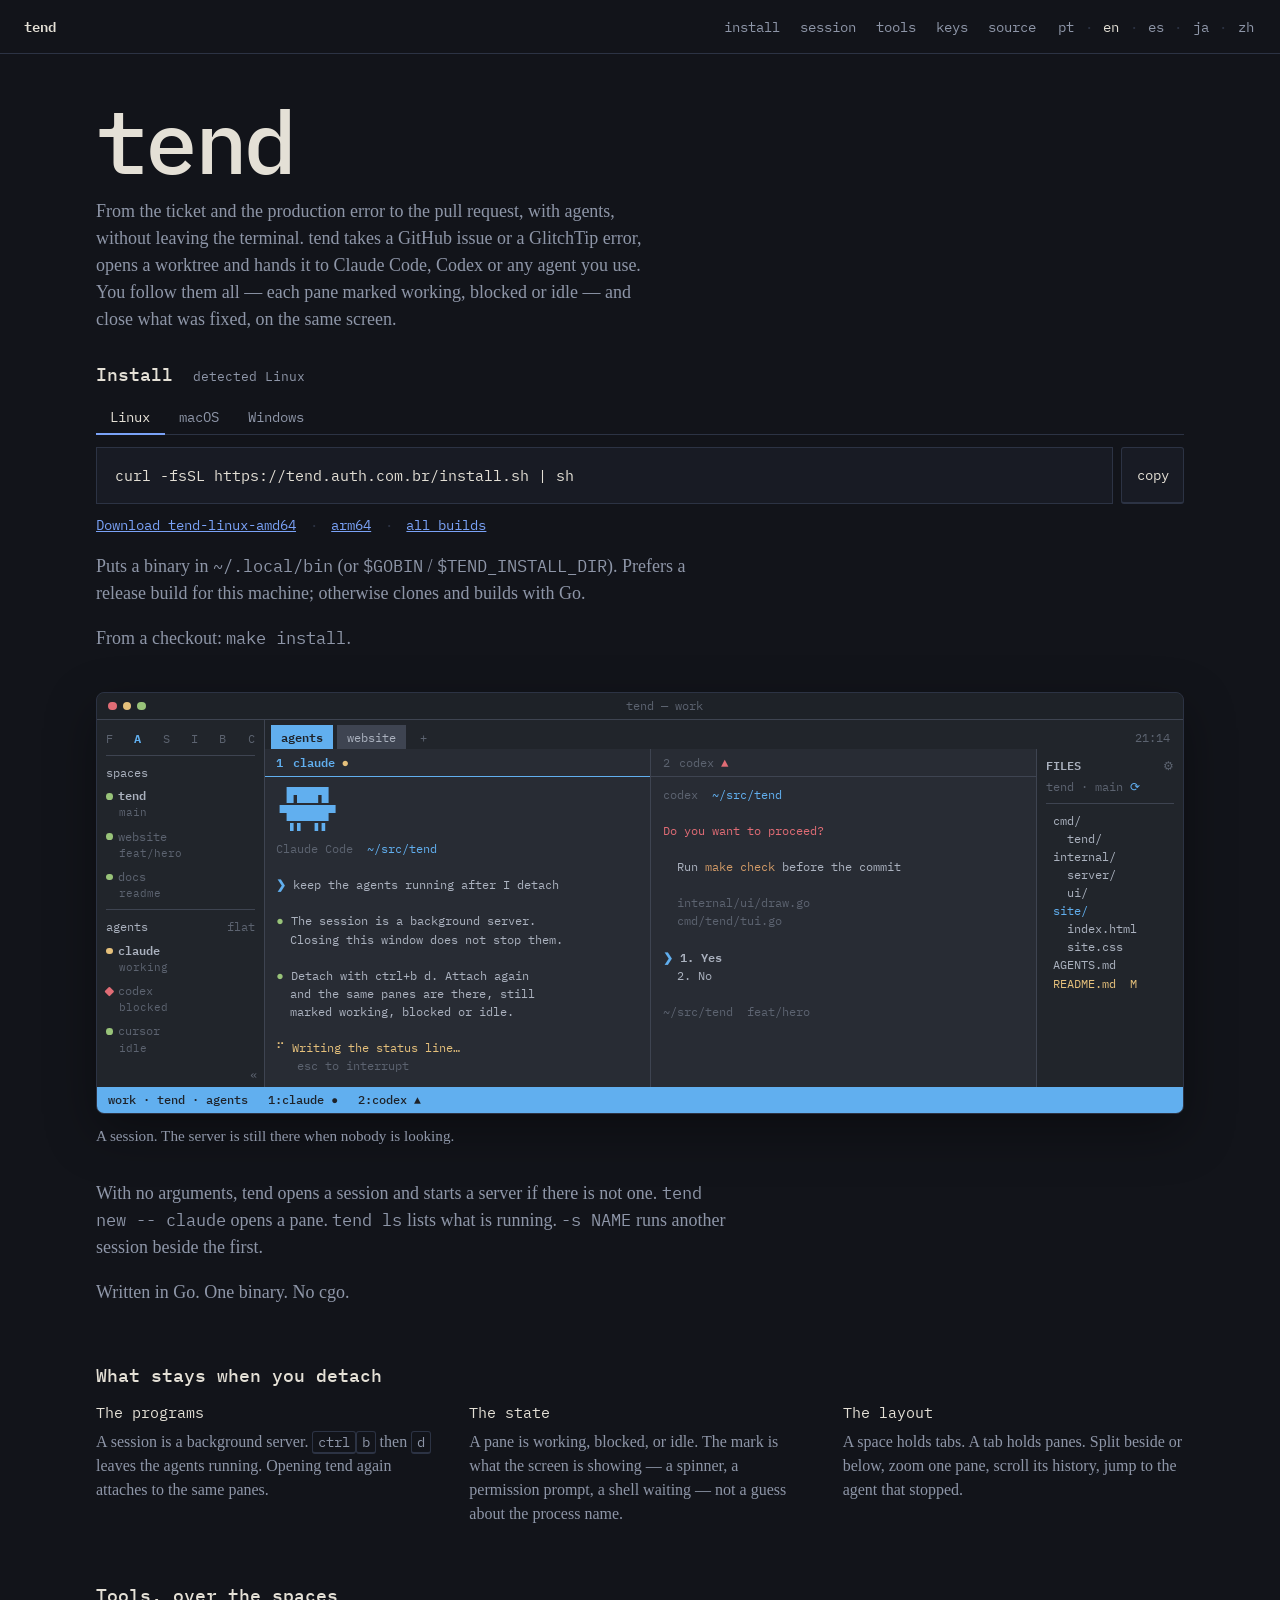
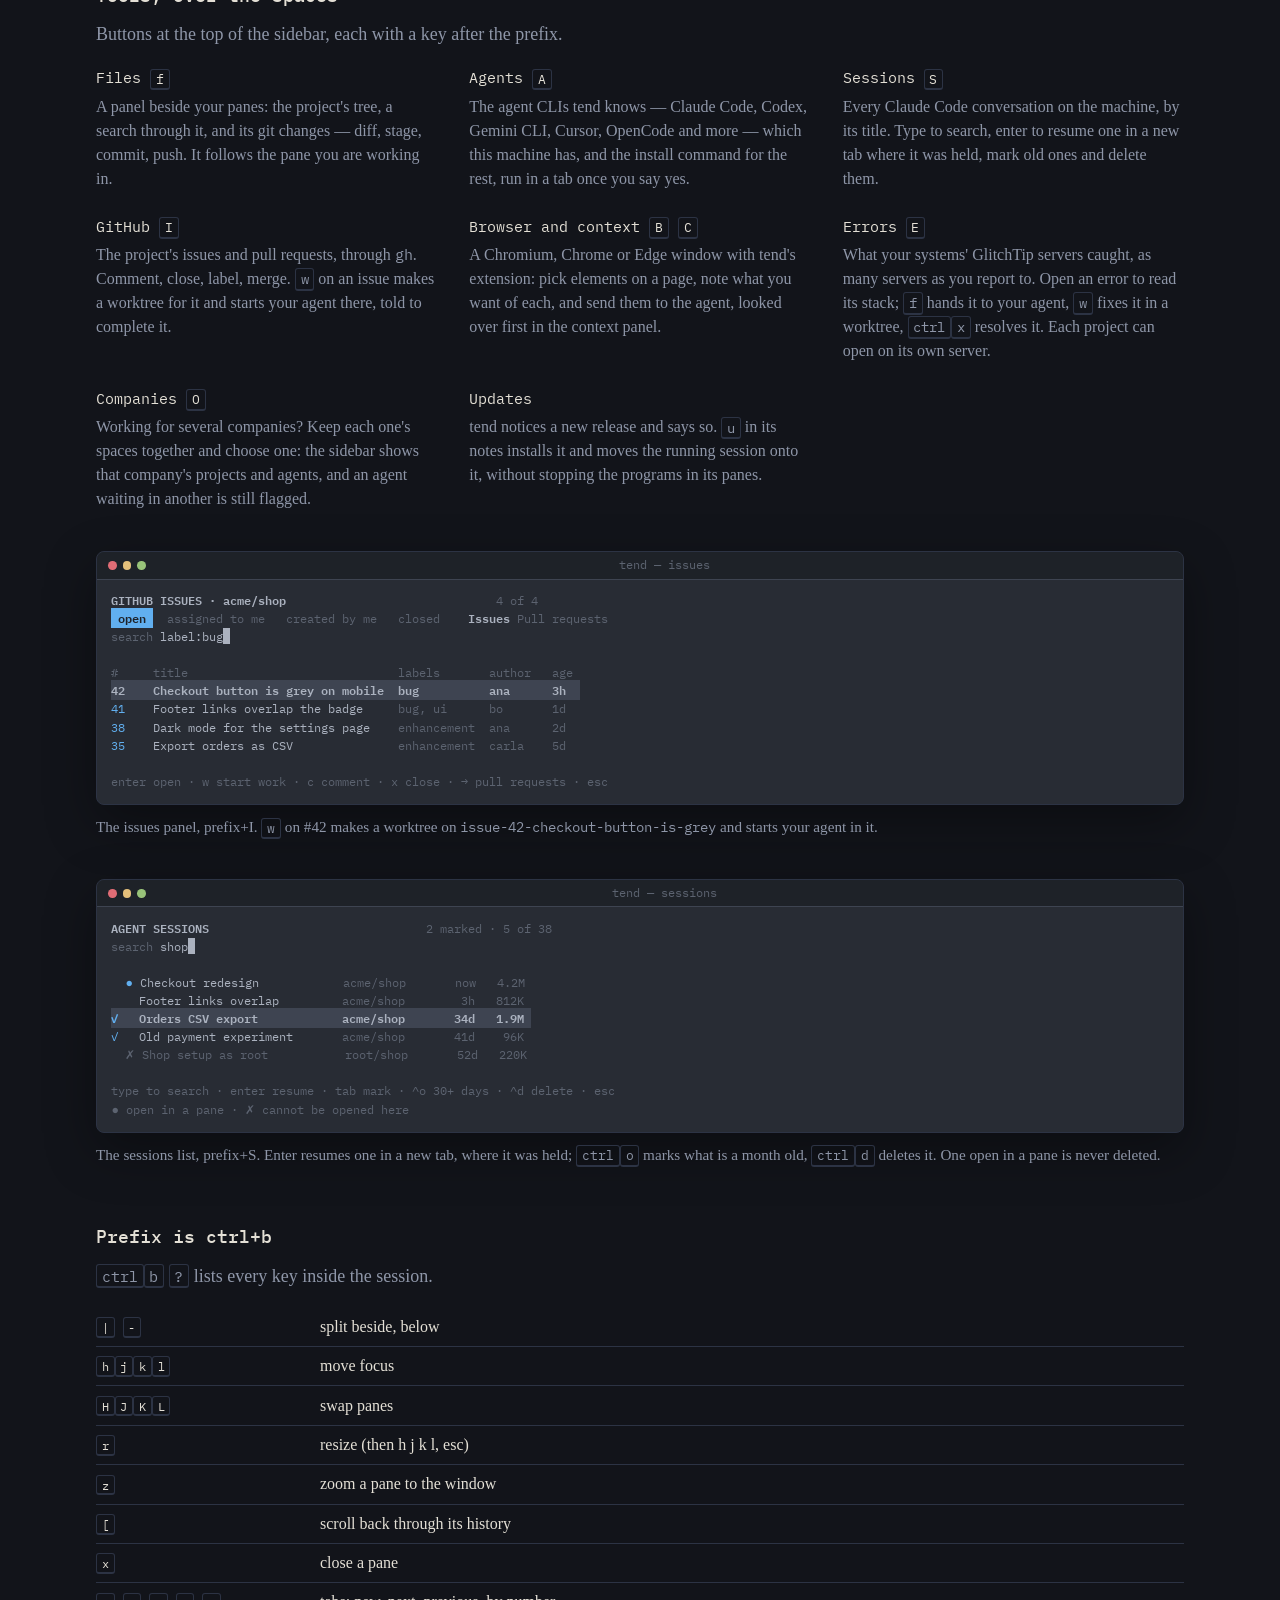
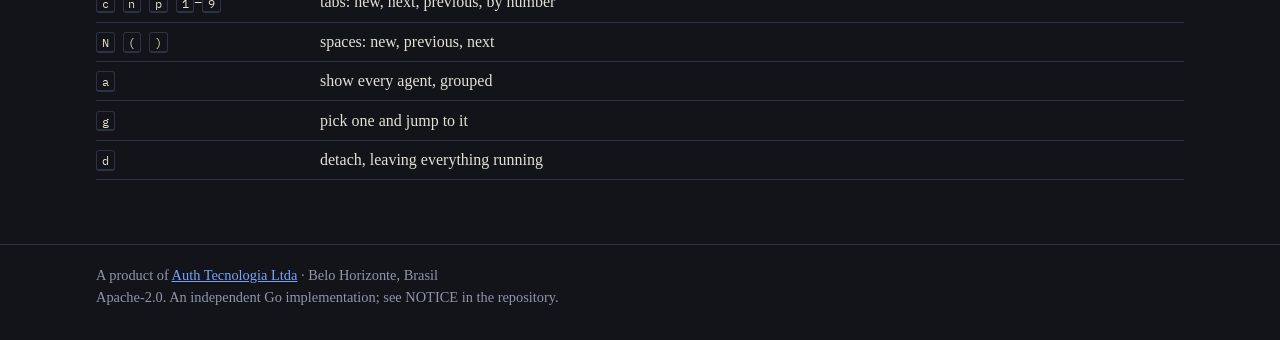
<file: index.html>
<!DOCTYPE html>
<html lang="en" data-locale="en">
<head>
  <meta charset="utf-8">
  <meta name="viewport" content="width=device-width, initial-scale=1">
  <title>tend — from the ticket and the error to the PR, with agents</title>
  <meta name="description" content="tend takes your GitHub issues and your production errors, opens a worktree and hands the task to your coding agent. You follow every agent, and close what was fixed, on one screen.">
  <meta property="og:title" content="tend — from the ticket and the error to the PR, with agents">
  <meta property="og:description" content="tend takes your GitHub issues and your production errors, opens a worktree and hands the task to your coding agent. You follow every agent, and close what was fixed, on one screen.">
  <meta property="og:image" content="https://tend.auth.com.br/session.png">
  <meta name="twitter:card" content="summary_large_image">
  <link rel="alternate" hreflang="en" href="https://tend.auth.com.br/">
  <link rel="alternate" hreflang="pt-BR" href="https://tend.auth.com.br/pt/">
  <link rel="alternate" hreflang="es" href="https://tend.auth.com.br/es/">
  <link rel="alternate" hreflang="ja" href="https://tend.auth.com.br/ja/">
  <link rel="alternate" hreflang="zh-CN" href="https://tend.auth.com.br/zh/">
  <link rel="alternate" hreflang="zh" href="https://tend.auth.com.br/zh/">
  <link rel="alternate" hreflang="x-default" href="https://tend.auth.com.br/">
  <link rel="stylesheet" href="site.css">
  <link rel="preconnect" href="https://fonts.googleapis.com">
  <link rel="preconnect" href="https://fonts.gstatic.com" crossorigin>
  <link href="https://fonts.googleapis.com/css2?family=IBM+Plex+Mono:wght@400;500;600&amp;display=swap" rel="stylesheet">
  <script>(function(){
  if (location.protocol === 'file:') return;
  var KEY = 'tend-lang';
  var ok = {en:1, pt:1, es:1, ja:1, zh:1};

  function siteRoot() {
    var p = location.pathname.replace(/index\.html$/, '');
    p = p.replace(/\/(pt|es|ja|zh)\/?$/, '/');
    if (p.slice(-1) !== '/') p += '/';
    return p;
  }

  function save(lang) {
    if (!ok[lang]) return;
    try { localStorage.setItem(KEY, lang); } catch (e) {}
    try {
      document.cookie = KEY + '=' + lang + '; path=' + siteRoot() + '; max-age=31536000; SameSite=Lax';
    } catch (e) {}
  }

  function read() {
    try {
      var v = localStorage.getItem(KEY);
      if (v && ok[v]) return v;
    } catch (e) {}
    try {
      var parts = document.cookie.split(';');
      for (var i = 0; i < parts.length; i++) {
        var s = parts[i].replace(/^\s+/, '').split('=');
        if (s[0] === KEY && ok[s[1]]) return s[1];
      }
    } catch (e) {}
    return null;
  }

  document.addEventListener('click', function (ev) {
    var el = ev.target;
    while (el && el !== document) {
      if (el.getAttribute && el.getAttribute('data-lang') && el.className !== undefined) {
        var wrap = el.parentNode;
        if (wrap && wrap.className && (' ' + wrap.className + ' ').indexOf(' langs ') !== -1) {
          save(el.getAttribute('data-lang'));
          return;
        }
      }
      el = el.parentNode;
    }
  }, true);

  var path = location.pathname;
  var cur = 'en';
  var m = path.match(/\/(pt|es|ja|zh)(?:\/index\.html|\/)?$/);
  if (m) cur = m[1];
  var stored = read();
  function fromBrowser() {
    var list = navigator.languages || [navigator.language || navigator.userLanguage || ''];
    for (var i = 0; i < list.length; i++) {
      var c = String(list[i] || '').toLowerCase();
      if (c.indexOf('pt') === 0) return 'pt';
      if (c.indexOf('es') === 0) return 'es';
      if (c.indexOf('ja') === 0) return 'ja';
      if (c.indexOf('zh') === 0) return 'zh';
    }
    return 'en';
  }
  var want = stored || fromBrowser();
  if (want !== cur && (stored || cur === 'en')) {
    location.replace(want === 'en' ? siteRoot() : siteRoot() + want + '/');
  }
})();</script>
</head>
<body>
  <header class="bar">
    <a class="mark" href="#top">tend</a>
    <nav>
      <a href="#install">install</a>
      <a href="#session">session</a>
      <a href="#tools">tools</a>
      <a href="#keys">keys</a>
      <a href="https://github.com/auth-com-br/tend">source</a>
      <span class="langs"><a href="pt/" data-lang="pt" onclick="try{localStorage.setItem('tend-lang','pt')}catch(e){}">pt</a> · <a href="./" data-lang="en" aria-current="page" onclick="try{localStorage.setItem('tend-lang','en')}catch(e){}">en</a> · <a href="es/" data-lang="es" onclick="try{localStorage.setItem('tend-lang','es')}catch(e){}">es</a> · <a href="ja/" data-lang="ja" onclick="try{localStorage.setItem('tend-lang','ja')}catch(e){}">ja</a> · <a href="zh/" data-lang="zh" onclick="try{localStorage.setItem('tend-lang','zh')}catch(e){}">zh</a></span>
    </nav>
  </header>

  <main id="top">
    <section class="lead">
      <h1>tend</h1>
      <p class="deck">From the ticket and the production error to the pull request, with agents, without leaving the terminal. tend takes a GitHub issue or a GlitchTip error, opens a worktree and hands it to Claude Code, Codex or any agent you use. You follow them all — each pane marked working, blocked or idle — and close what was fixed, on the same screen.</p>
    </section>

    <section id="install"
      data-copy="copy"
      data-copied="copied"
      data-detected-linux="detected Linux"
      data-detected-macos="detected macOS"
      data-detected-windows="detected Windows"
      data-download="Download">
      <h2>Install <span class="os-detected" id="os-detected" hidden></span></h2>
      <div class="os-tabs" role="tablist" aria-label="Operating system">
        <button type="button" role="tab" id="tab-linux" data-os="linux" aria-selected="true" aria-controls="panel-unix">Linux</button>
        <button type="button" role="tab" id="tab-darwin" data-os="darwin" aria-selected="false" aria-controls="panel-unix">macOS</button>
        <button type="button" role="tab" id="tab-windows" data-os="windows" aria-selected="false" aria-controls="panel-windows">Windows</button>
      </div>
      <div id="panel-unix" class="install-panel" role="tabpanel" data-panel="unix">
        <div class="cmd-wrap">
          <pre class="cmd" id="install-cmd">curl -fsSL https://tend.auth.com.br/install.sh | sh</pre>
          <button type="button" class="copy" data-copy="curl -fsSL https://tend.auth.com.br/install.sh | sh" data-label="copy" data-done="copied">copy</button>
        </div>
        <p class="install-dl">
          <a id="bin-link" href="https://github.com/auth-com-br/tend/releases/latest/download/tend-linux-amd64">Download tend-linux-amd64</a>
          <span class="sep">·</span>
          <a id="bin-alt" href="https://github.com/auth-com-br/tend/releases/latest/download/tend-linux-arm64">arm64</a>
          <span class="sep">·</span>
          <a href="https://github.com/auth-com-br/tend/releases/latest">all builds</a>
        </p>
        <p>Puts a binary in <code>~/.local/bin</code> (or <code>$GOBIN</code> / <code>$TEND_INSTALL_DIR</code>). Prefers a release build for this machine; otherwise clones and builds with Go.</p>
        <p class="note">From a checkout: <code>make install</code>.</p>
      </div>
      <div id="panel-windows" class="install-panel" role="tabpanel" data-panel="windows" hidden>
        <p>tend is Linux and macOS only. There is no Windows binary.</p>
        <p>On Windows, run the Linux installer inside WSL, or clone and <code>make install</code> on a Unix machine.</p>
      </div>
    </section>

    <section id="session" class="stage" aria-label="A tend session">
      <div class="term">
        <div class="term-chrome" aria-hidden="true">
          <span class="term-dots"><i></i><i></i><i></i></span>
          <span class="term-title">tend — work</span>
        </div>
        <div class="frame">
          <aside class="side">
            <p class="tools"><span>F</span><span class="on">A</span><span>S</span><span>I</span><span>B</span><span>C</span></p>
            <p class="rule" aria-hidden="true"></p>
            <p class="side-h">spaces</p>
            <p class="entry on"><span class="name"><span class="dot"></span>tend</span><span class="sub">main</span></p>
            <p class="entry"><span class="name"><span class="dot idle"></span>website</span><span class="sub">feat/hero</span></p>
            <p class="entry"><span class="name"><span class="dot idle"></span>docs</span><span class="sub">readme</span></p>
            <p class="rule" aria-hidden="true"></p>
            <p class="side-h">agents <span>flat</span></p>
            <p class="entry on"><span class="name"><span class="dot work"></span>claude</span><span class="sub">working</span></p>
            <p class="entry"><span class="name"><span class="dot block"></span>codex</span><span class="sub">blocked</span></p>
            <p class="entry"><span class="name"><span class="dot idle"></span>cursor</span><span class="sub">idle</span></p>
            <p class="hide" aria-hidden="true">«</p>
          </aside>
          <div class="workspace">
            <div class="tabs" aria-hidden="true">
              <span class="tab on">agents</span>
              <span class="tab">website</span>
              <span class="tab add">+</span>
              <span class="tabs-right">21:14</span>
            </div>
            <div class="panes">
              <article class="pane focus">
                <header><span class="id">1</span> claude <span class="st work" title="working">●</span></header>
                <pre><span class="logo"> ▐▛███▜▌
▝▜█████▛▘
  ▘▘ ▝▝</span>
<span class="dim">Claude Code</span>  <span class="accent">~/src/tend</span>

<span class="prompt">❯</span> keep the agents running after I detach

<span class="ok">●</span> The session is a background server.
  Closing this window does not stop them.

<span class="ok">●</span> Detach with ctrl+b d. Attach again
  and the same panes are there, still
  marked working, blocked or idle.

<span class="spin">⠋</span> <span class="work">Writing the status line…</span>
<span class="dim">   esc to interrupt</span></pre>
              </article>
              <article class="pane">
                <header><span class="id">2</span> codex <span class="st block" title="blocked">▲</span></header>
                <pre><span class="dim">codex</span>  <span class="accent">~/src/tend</span>

<span class="block">Do you want to proceed?</span>

  Run <span class="str">make check</span> before the commit

  <span class="dim">internal/ui/draw.go
  cmd/tend/tui.go</span>

<span class="prompt">❯</span> <span class="pick">1. Yes</span>
  2. No

<span class="dim">~/src/tend  feat/hero</span></pre>
              </article>
              <aside class="files" aria-label="Files panel">
                <p class="files-h">FILES <span>⚙</span></p>
                <p class="files-git">tend · main <span>⟳</span></p>
                <p class="rule" aria-hidden="true"></p>
                <pre> cmd/
   tend/
 internal/
   server/
   ui/
 <span class="accent">site/</span>
   index.html
   site.css
 AGENTS.md
 <span class="work">README.md  M</span></pre>
              </aside>
            </div>
          </div>
        </div>
        <p class="status"><span>work · tend · agents</span><span>1:claude ●</span><span>2:codex ▲</span></p>
      </div>

      <p class="stage-cap">A session. The server is still there when nobody is looking.</p>
    </section>

    <section class="usage">
      <p>With no arguments, tend opens a session and starts a server if there is not one. <code>tend new -- claude</code> opens a pane. <code>tend ls</code> lists what is running. <code>-s NAME</code> runs another session beside the first.</p>
      <p>Written in Go. One binary. No cgo.</p>
    </section>

    <section class="facts">
      <h2>What stays when you detach</h2>
      <dl>
        <div>
          <dt>The programs</dt>
          <dd>A session is a background server. <kbd>ctrl</kbd><kbd>b</kbd> then <kbd>d</kbd> leaves the agents running. Opening tend again attaches to the same panes.</dd>
        </div>
        <div>
          <dt>The state</dt>
          <dd>A pane is working, blocked, or idle. The mark is what the screen is showing — a spinner, a permission prompt, a shell waiting — not a guess about the process name.</dd>
        </div>
        <div>
          <dt>The layout</dt>
          <dd>A space holds tabs. A tab holds panes. Split beside or below, zoom one pane, scroll its history, jump to the agent that stopped.</dd>
        </div>
      </dl>
    </section>

    <section id="tools" class="facts">
      <h2>Tools, over the spaces</h2>
      <p class="note">Buttons at the top of the sidebar, each with a key after the prefix.</p>
      <dl>
        <div>
          <dt>Files <kbd>f</kbd></dt>
          <dd>A panel beside your panes: the project's tree, a search through it, and its git changes — diff, stage, commit, push. It follows the pane you are working in.</dd>
        </div>
        <div>
          <dt>Agents <kbd>A</kbd></dt>
          <dd>The agent CLIs tend knows — Claude Code, Codex, Gemini CLI, Cursor, OpenCode and more — which this machine has, and the install command for the rest, run in a tab once you say yes.</dd>
        </div>
        <div>
          <dt>Sessions <kbd>S</kbd></dt>
          <dd>Every Claude Code conversation on the machine, by its title. Type to search, enter to resume one in a new tab where it was held, mark old ones and delete them.</dd>
        </div>
        <div>
          <dt>GitHub <kbd>I</kbd></dt>
          <dd>The project's issues and pull requests, through <code>gh</code>. Comment, close, label, merge. <kbd>w</kbd> on an issue makes a worktree for it and starts your agent there, told to complete it.</dd>
        </div>
        <div>
          <dt>Browser and context <kbd>B</kbd> <kbd>C</kbd></dt>
          <dd>A Chromium, Chrome or Edge window with tend's extension: pick elements on a page, note what you want of each, and send them to the agent, looked over first in the context panel.</dd>
        </div>
        <div>
          <dt>Errors <kbd>E</kbd></dt>
          <dd>What your systems' GlitchTip servers caught, as many servers as you report to. Open an error to read its stack; <kbd>f</kbd> hands it to your agent, <kbd>w</kbd> fixes it in a worktree, <kbd>ctrl</kbd><kbd>x</kbd> resolves it. Each project can open on its own server.</dd>
        </div>
        <div>
          <dt>Companies <kbd>O</kbd></dt>
          <dd>Working for several companies? Keep each one's spaces together and choose one: the sidebar shows that company's projects and agents, and an agent waiting in another is still flagged.</dd>
        </div>
        <div>
          <dt>Updates</dt>
          <dd>tend notices a new release and says so. <kbd>u</kbd> in its notes installs it and moves the running session onto it, without stopping the programs in its panes.</dd>
        </div>
      </dl>
      <div class="stage">
      <div class="term">
        <div class="term-chrome" aria-hidden="true">
          <span class="term-dots"><i></i><i></i><i></i></span>
          <span class="term-title">tend — issues</span>
        </div>
        <pre class="issues-mock"><span class="accent pick">GITHUB ISSUES · acme/shop</span>                              <span class="dim">4 of 4</span>
<span class="chip on"> open </span> <span class="dim"> assigned to me   created by me   closed </span>   <span class="accent pick">Issues</span> <span class="dim">Pull requests</span>
<span class="dim">search</span> label:bug<span class="caret"> </span>

<span class="dim">#     title                              labels       author   age</span>
<span class="sel">42    Checkout button is grey on mobile  bug          ana      3h  </span>
<span class="accent">41</span>    Footer links overlap the badge     <span class="dim">bug, ui      bo       1d</span>
<span class="accent">38</span>    Dark mode for the settings page    <span class="dim">enhancement  ana      2d</span>
<span class="accent">35</span>    Export orders as CSV               <span class="dim">enhancement  carla    5d</span>

<span class="dim">enter open · w start work · c comment · x close · → pull requests · esc</span></pre>
      </div>

        <p class="stage-cap">The issues panel, prefix+I. <kbd>w</kbd> on #42 makes a worktree on <code>issue-42-checkout-button-is-grey</code> and starts your agent in it.</p>
      </div>
      <div class="stage">
      <div class="term">
        <div class="term-chrome" aria-hidden="true">
          <span class="term-dots"><i></i><i></i><i></i></span>
          <span class="term-title">tend — sessions</span>
        </div>
        <pre class="issues-mock"><span class="accent pick">AGENT SESSIONS</span>                               <span class="dim">2 marked · 5 of 38</span>
<span class="dim">search</span> shop<span class="caret"> </span>

  <span class="accent">●</span> Checkout redesign            <span class="dim">acme/shop       now   4.2M</span>
    Footer links overlap         <span class="dim">acme/shop        3h   812K</span>
<span class="sel"><span class="accent">✓</span>   Orders CSV export            acme/shop       34d   1.9M </span>
<span class="accent">✓</span>   Old payment experiment       <span class="dim">acme/shop       41d    96K</span>
  <span class="dim">✗ Shop setup as root           root/shop       52d   220K</span>

<span class="dim">type to search · enter resume · tab mark · ^o 30+ days · ^d delete · esc</span>
<span class="dim">● open in a pane · ✗ cannot be opened here</span></pre>
      </div>

        <p class="stage-cap">The sessions list, prefix+S. Enter resumes one in a new tab, where it was held; <kbd>ctrl</kbd><kbd>o</kbd> marks what is a month old, <kbd>ctrl</kbd><kbd>d</kbd> deletes it. One open in a pane is never deleted.</p>
      </div>
    </section>

    <section id="keys">
      <h2>Prefix is ctrl+b</h2>
      <p class="note"><kbd>ctrl</kbd><kbd>b</kbd> <kbd>?</kbd> lists every key inside the session.</p>
      <table>
        <tbody>
          <tr><th><kbd>|</kbd> <kbd>-</kbd></th><td>split beside, below</td></tr>
          <tr><th><kbd>h</kbd><kbd>j</kbd><kbd>k</kbd><kbd>l</kbd></th><td>move focus</td></tr>
          <tr><th><kbd>H</kbd><kbd>J</kbd><kbd>K</kbd><kbd>L</kbd></th><td>swap panes</td></tr>
          <tr><th><kbd>r</kbd></th><td>resize (then h j k l, esc)</td></tr>
          <tr><th><kbd>z</kbd></th><td>zoom a pane to the window</td></tr>
          <tr><th><kbd>[</kbd></th><td>scroll back through its history</td></tr>
          <tr><th><kbd>x</kbd></th><td>close a pane</td></tr>
          <tr><th><kbd>c</kbd> <kbd>n</kbd> <kbd>p</kbd> <kbd>1</kbd>–<kbd>9</kbd></th><td>tabs: new, next, previous, by number</td></tr>
          <tr><th><kbd>N</kbd> <kbd>(</kbd> <kbd>)</kbd></th><td>spaces: new, previous, next</td></tr>
          <tr><th><kbd>a</kbd></th><td>show every agent, grouped</td></tr>
          <tr><th><kbd>g</kbd></th><td>pick one and jump to it</td></tr>
          <tr><th><kbd>d</kbd></th><td>detach, leaving everything running</td></tr>
        </tbody>
      </table>
    </section>
  </main>

  <footer>
    <p>A product of <a href="https://auth.com.br">Auth Tecnologia Ltda</a> · Belo Horizonte, Brasil</p>
    <p>Apache-2.0. An independent Go implementation; see NOTICE in the repository.</p>
  </footer>
  <script src="site.js" defer></script>
</body>
</html>
</file>
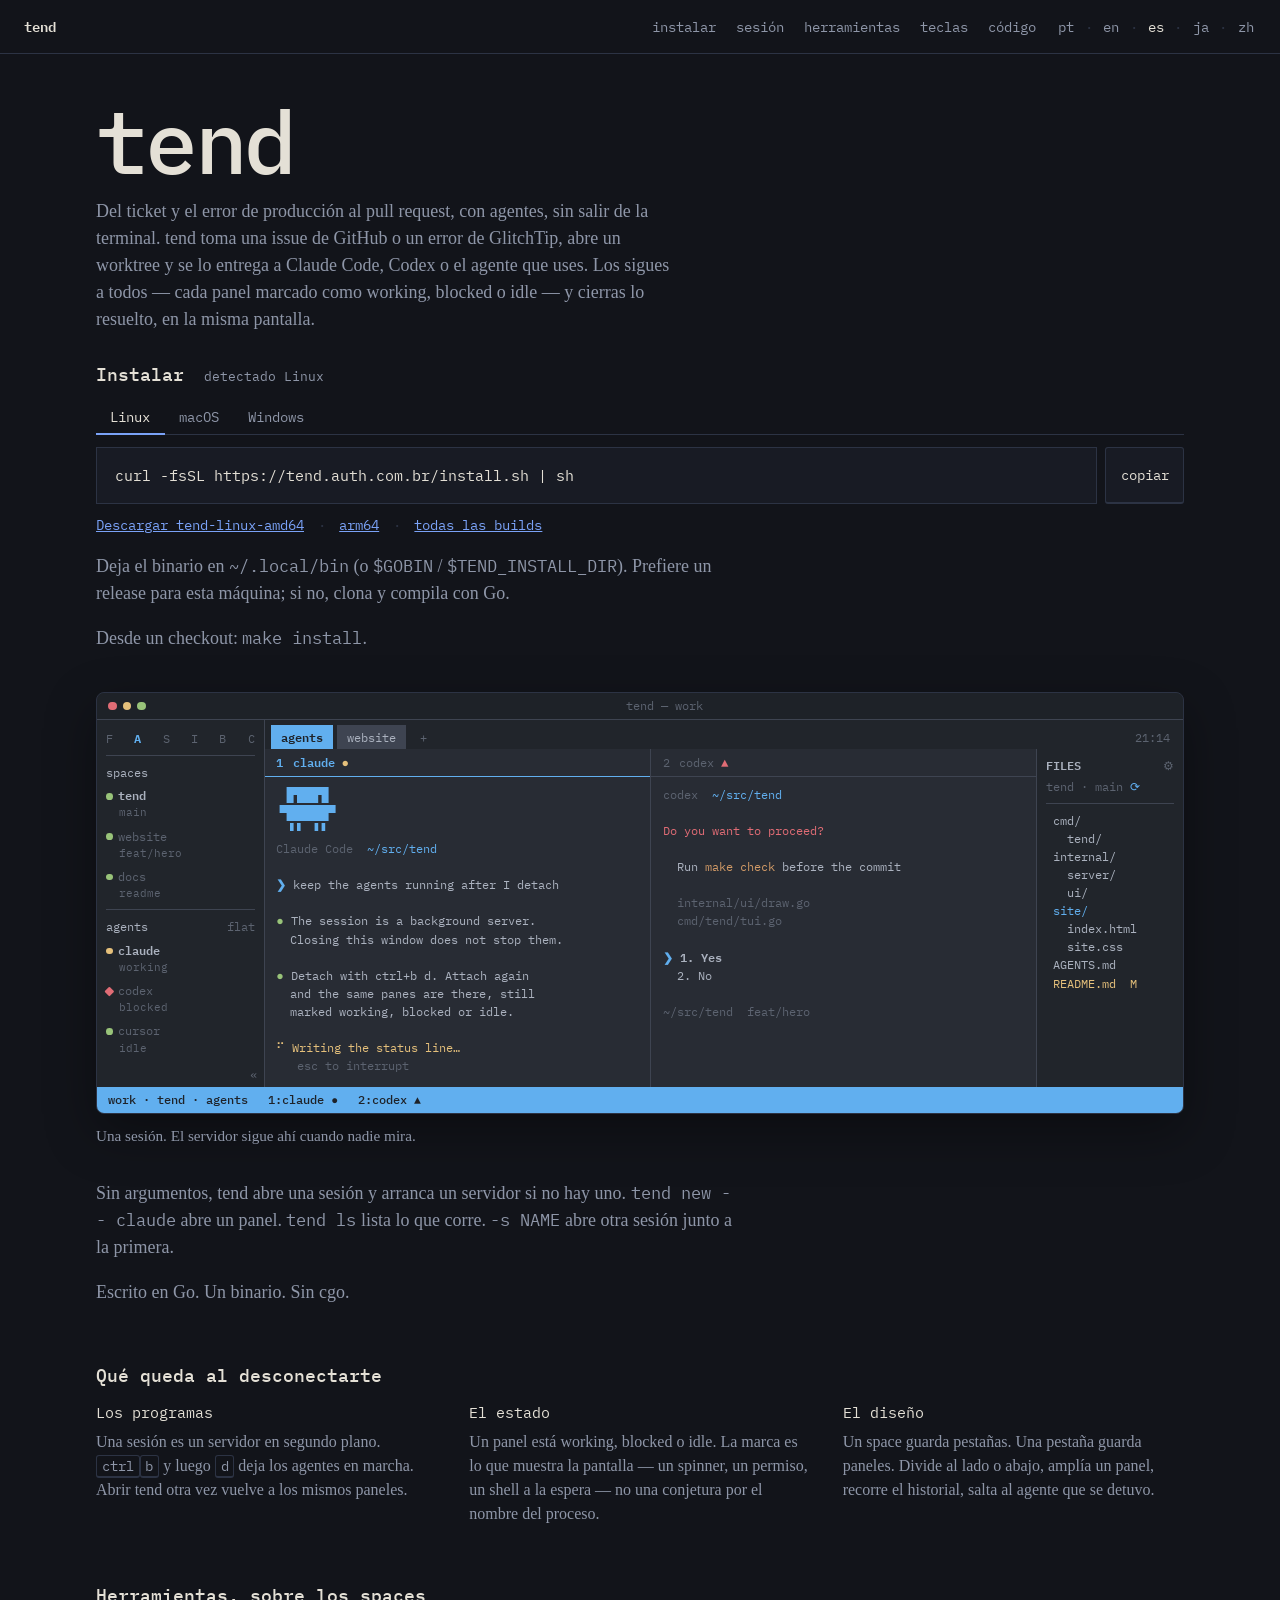
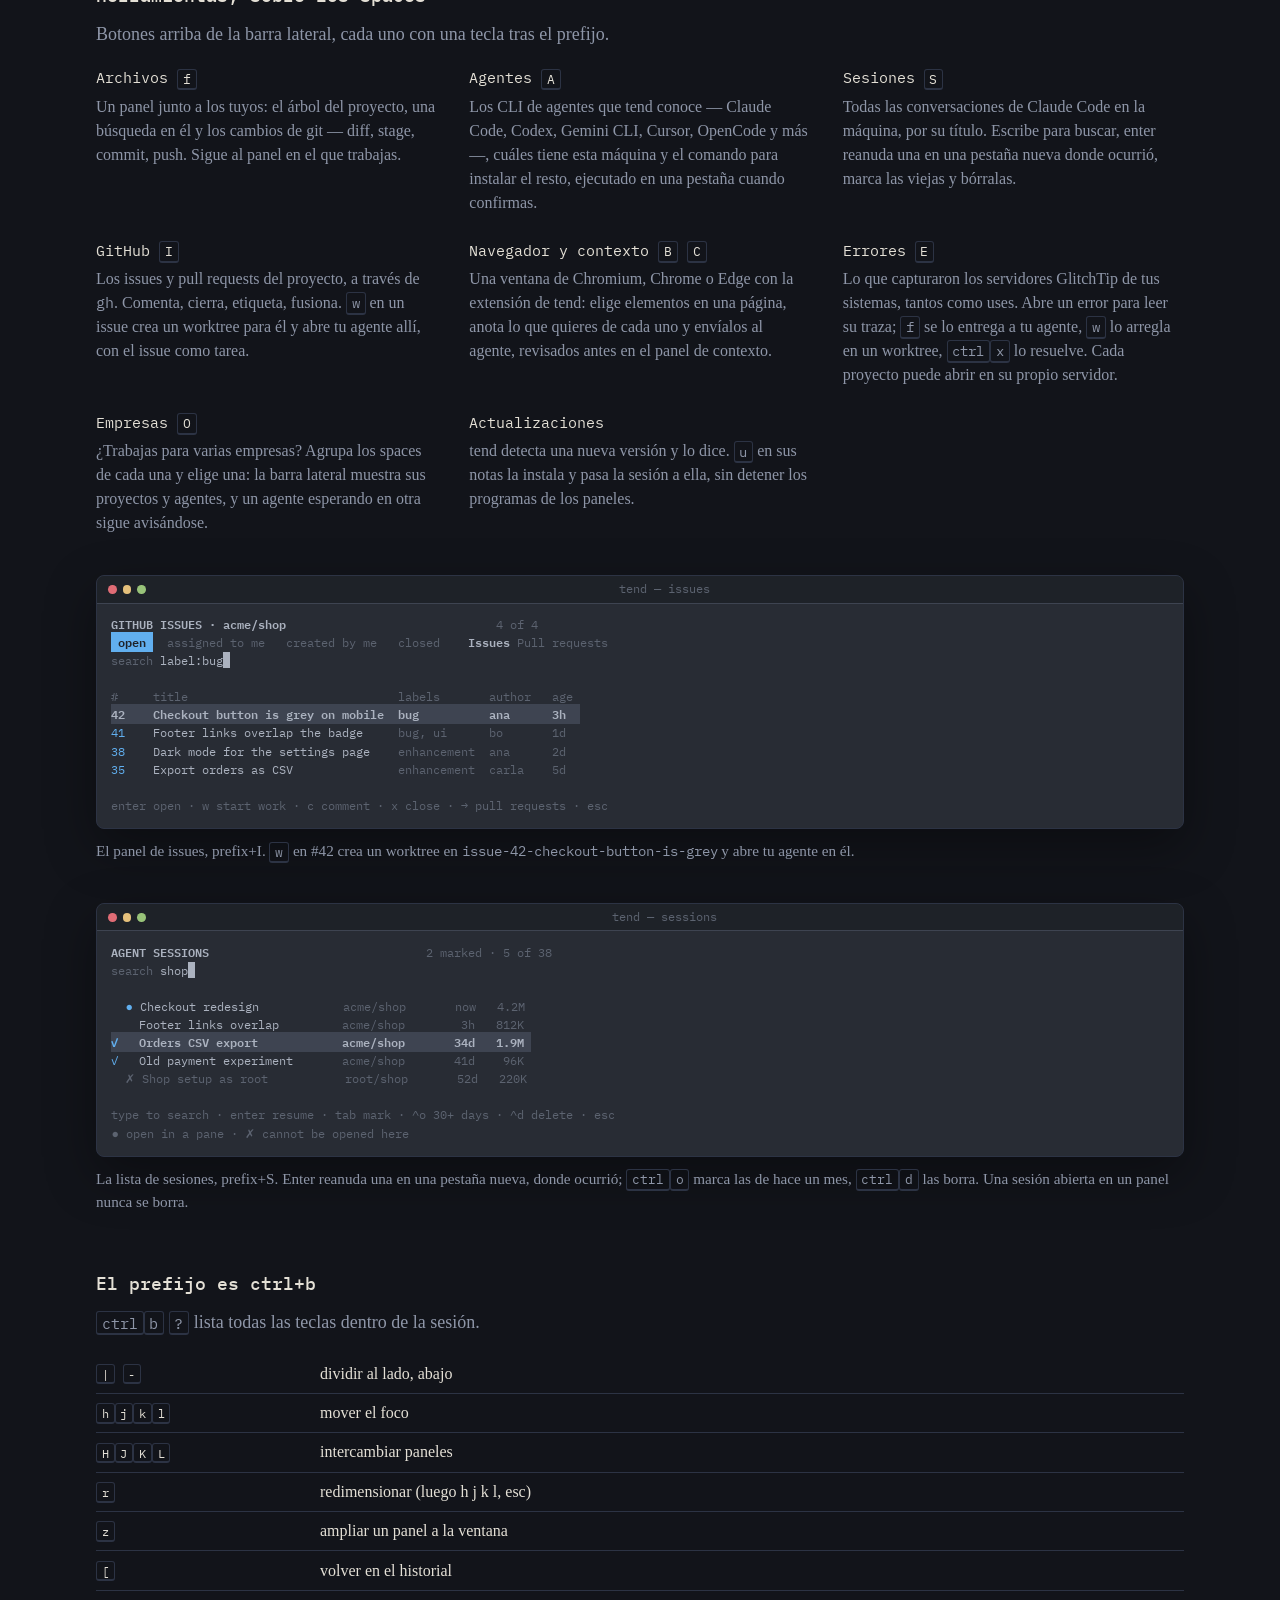
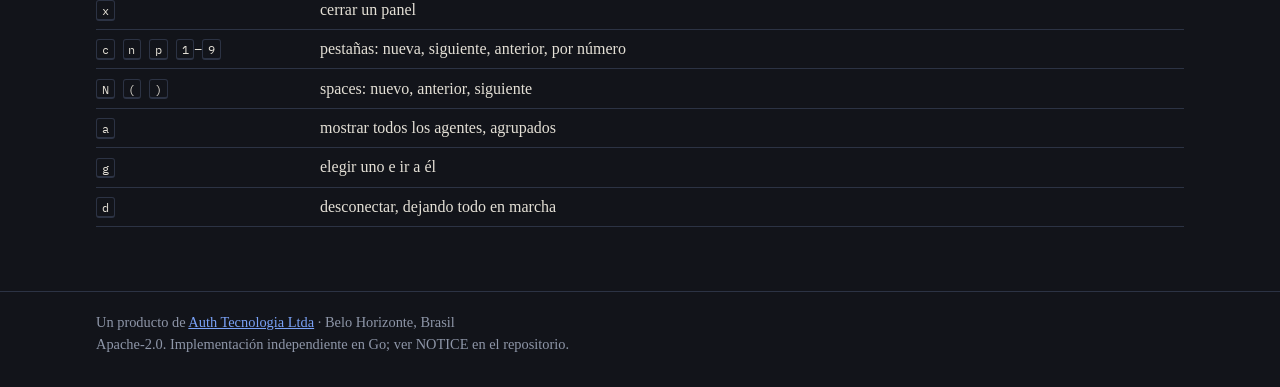
<file: es/index.html>
<!DOCTYPE html>
<html lang="es" data-locale="es">
<head>
  <meta charset="utf-8">
  <meta name="viewport" content="width=device-width, initial-scale=1">
  <title>tend — del ticket y el error al PR, con agentes</title>
  <meta name="description" content="tend toma las issues de GitHub y los errores de producción, abre un worktree y entrega la tarea a tu agente de código. Sigues a todos los agentes, y cierras lo resuelto, en la misma pantalla.">
  <meta property="og:title" content="tend — del ticket y el error al PR, con agentes">
  <meta property="og:description" content="tend toma las issues de GitHub y los errores de producción, abre un worktree y entrega la tarea a tu agente de código. Sigues a todos los agentes, y cierras lo resuelto, en la misma pantalla.">
  <meta property="og:image" content="https://tend.auth.com.br/session.png">
  <meta name="twitter:card" content="summary_large_image">
  <link rel="alternate" hreflang="en" href="https://tend.auth.com.br/">
  <link rel="alternate" hreflang="pt-BR" href="https://tend.auth.com.br/pt/">
  <link rel="alternate" hreflang="es" href="https://tend.auth.com.br/es/">
  <link rel="alternate" hreflang="ja" href="https://tend.auth.com.br/ja/">
  <link rel="alternate" hreflang="zh-CN" href="https://tend.auth.com.br/zh/">
  <link rel="alternate" hreflang="zh" href="https://tend.auth.com.br/zh/">
  <link rel="alternate" hreflang="x-default" href="https://tend.auth.com.br/">
  <link rel="stylesheet" href="../site.css">
  <link rel="preconnect" href="https://fonts.googleapis.com">
  <link rel="preconnect" href="https://fonts.gstatic.com" crossorigin>
  <link href="https://fonts.googleapis.com/css2?family=IBM+Plex+Mono:wght@400;500;600&amp;display=swap" rel="stylesheet">
  <script>(function(){
  if (location.protocol === 'file:') return;
  var KEY = 'tend-lang';
  var ok = {en:1, pt:1, es:1, ja:1, zh:1};

  function siteRoot() {
    var p = location.pathname.replace(/index\.html$/, '');
    p = p.replace(/\/(pt|es|ja|zh)\/?$/, '/');
    if (p.slice(-1) !== '/') p += '/';
    return p;
  }

  function save(lang) {
    if (!ok[lang]) return;
    try { localStorage.setItem(KEY, lang); } catch (e) {}
    try {
      document.cookie = KEY + '=' + lang + '; path=' + siteRoot() + '; max-age=31536000; SameSite=Lax';
    } catch (e) {}
  }

  function read() {
    try {
      var v = localStorage.getItem(KEY);
      if (v && ok[v]) return v;
    } catch (e) {}
    try {
      var parts = document.cookie.split(';');
      for (var i = 0; i < parts.length; i++) {
        var s = parts[i].replace(/^\s+/, '').split('=');
        if (s[0] === KEY && ok[s[1]]) return s[1];
      }
    } catch (e) {}
    return null;
  }

  document.addEventListener('click', function (ev) {
    var el = ev.target;
    while (el && el !== document) {
      if (el.getAttribute && el.getAttribute('data-lang') && el.className !== undefined) {
        var wrap = el.parentNode;
        if (wrap && wrap.className && (' ' + wrap.className + ' ').indexOf(' langs ') !== -1) {
          save(el.getAttribute('data-lang'));
          return;
        }
      }
      el = el.parentNode;
    }
  }, true);

  var path = location.pathname;
  var cur = 'en';
  var m = path.match(/\/(pt|es|ja|zh)(?:\/index\.html|\/)?$/);
  if (m) cur = m[1];
  var stored = read();
  function fromBrowser() {
    var list = navigator.languages || [navigator.language || navigator.userLanguage || ''];
    for (var i = 0; i < list.length; i++) {
      var c = String(list[i] || '').toLowerCase();
      if (c.indexOf('pt') === 0) return 'pt';
      if (c.indexOf('es') === 0) return 'es';
      if (c.indexOf('ja') === 0) return 'ja';
      if (c.indexOf('zh') === 0) return 'zh';
    }
    return 'en';
  }
  var want = stored || fromBrowser();
  if (want !== cur && (stored || cur === 'en')) {
    location.replace(want === 'en' ? siteRoot() : siteRoot() + want + '/');
  }
})();</script>
</head>
<body>
  <header class="bar">
    <a class="mark" href="#top">tend</a>
    <nav>
      <a href="#install">instalar</a>
      <a href="#session">sesión</a>
      <a href="#tools">herramientas</a>
      <a href="#keys">teclas</a>
      <a href="https://github.com/auth-com-br/tend">código</a>
      <span class="langs"><a href="../pt/" data-lang="pt" onclick="try{localStorage.setItem('tend-lang','pt')}catch(e){}">pt</a> · <a href="../" data-lang="en" onclick="try{localStorage.setItem('tend-lang','en')}catch(e){}">en</a> · <a href="./" data-lang="es" aria-current="page" onclick="try{localStorage.setItem('tend-lang','es')}catch(e){}">es</a> · <a href="../ja/" data-lang="ja" onclick="try{localStorage.setItem('tend-lang','ja')}catch(e){}">ja</a> · <a href="../zh/" data-lang="zh" onclick="try{localStorage.setItem('tend-lang','zh')}catch(e){}">zh</a></span>
    </nav>
  </header>

  <main id="top">
    <section class="lead">
      <h1>tend</h1>
      <p class="deck">Del ticket y el error de producción al pull request, con agentes, sin salir de la terminal. tend toma una issue de GitHub o un error de GlitchTip, abre un worktree y se lo entrega a Claude Code, Codex o el agente que uses. Los sigues a todos — cada panel marcado como working, blocked o idle — y cierras lo resuelto, en la misma pantalla.</p>
    </section>

    <section id="install"
      data-copy="copiar"
      data-copied="copiado"
      data-detected-linux="detectado Linux"
      data-detected-macos="detectado macOS"
      data-detected-windows="detectado Windows"
      data-download="Descargar">
      <h2>Instalar <span class="os-detected" id="os-detected" hidden></span></h2>
      <div class="os-tabs" role="tablist" aria-label="Sistema operativo">
        <button type="button" role="tab" id="tab-linux" data-os="linux" aria-selected="true" aria-controls="panel-unix">Linux</button>
        <button type="button" role="tab" id="tab-darwin" data-os="darwin" aria-selected="false" aria-controls="panel-unix">macOS</button>
        <button type="button" role="tab" id="tab-windows" data-os="windows" aria-selected="false" aria-controls="panel-windows">Windows</button>
      </div>
      <div id="panel-unix" class="install-panel" role="tabpanel" data-panel="unix">
        <div class="cmd-wrap">
          <pre class="cmd" id="install-cmd">curl -fsSL https://tend.auth.com.br/install.sh | sh</pre>
          <button type="button" class="copy" data-copy="curl -fsSL https://tend.auth.com.br/install.sh | sh" data-label="copiar" data-done="copiado">copiar</button>
        </div>
        <p class="install-dl">
          <a id="bin-link" href="https://github.com/auth-com-br/tend/releases/latest/download/tend-linux-amd64">Descargar tend-linux-amd64</a>
          <span class="sep">·</span>
          <a id="bin-alt" href="https://github.com/auth-com-br/tend/releases/latest/download/tend-linux-arm64">arm64</a>
          <span class="sep">·</span>
          <a href="https://github.com/auth-com-br/tend/releases/latest">todas las builds</a>
        </p>
        <p>Deja el binario en <code>~/.local/bin</code> (o <code>$GOBIN</code> / <code>$TEND_INSTALL_DIR</code>). Prefiere un release para esta máquina; si no, clona y compila con Go.</p>
        <p class="note">Desde un checkout: <code>make install</code>.</p>
      </div>
      <div id="panel-windows" class="install-panel" role="tabpanel" data-panel="windows" hidden>
        <p>tend es solo Linux y macOS. No hay binario para Windows.</p>
        <p>En Windows, ejecuta el instalador Linux en WSL, o clona y <code>make install</code> en una máquina Unix.</p>
      </div>
    </section>

    <section id="session" class="stage" aria-label="Una sesión de tend">
      <div class="term">
        <div class="term-chrome" aria-hidden="true">
          <span class="term-dots"><i></i><i></i><i></i></span>
          <span class="term-title">tend — work</span>
        </div>
        <div class="frame">
          <aside class="side">
            <p class="tools"><span>F</span><span class="on">A</span><span>S</span><span>I</span><span>B</span><span>C</span></p>
            <p class="rule" aria-hidden="true"></p>
            <p class="side-h">spaces</p>
            <p class="entry on"><span class="name"><span class="dot"></span>tend</span><span class="sub">main</span></p>
            <p class="entry"><span class="name"><span class="dot idle"></span>website</span><span class="sub">feat/hero</span></p>
            <p class="entry"><span class="name"><span class="dot idle"></span>docs</span><span class="sub">readme</span></p>
            <p class="rule" aria-hidden="true"></p>
            <p class="side-h">agents <span>flat</span></p>
            <p class="entry on"><span class="name"><span class="dot work"></span>claude</span><span class="sub">working</span></p>
            <p class="entry"><span class="name"><span class="dot block"></span>codex</span><span class="sub">blocked</span></p>
            <p class="entry"><span class="name"><span class="dot idle"></span>cursor</span><span class="sub">idle</span></p>
            <p class="hide" aria-hidden="true">«</p>
          </aside>
          <div class="workspace">
            <div class="tabs" aria-hidden="true">
              <span class="tab on">agents</span>
              <span class="tab">website</span>
              <span class="tab add">+</span>
              <span class="tabs-right">21:14</span>
            </div>
            <div class="panes">
              <article class="pane focus">
                <header><span class="id">1</span> claude <span class="st work" title="working">●</span></header>
                <pre><span class="logo"> ▐▛███▜▌
▝▜█████▛▘
  ▘▘ ▝▝</span>
<span class="dim">Claude Code</span>  <span class="accent">~/src/tend</span>

<span class="prompt">❯</span> keep the agents running after I detach

<span class="ok">●</span> The session is a background server.
  Closing this window does not stop them.

<span class="ok">●</span> Detach with ctrl+b d. Attach again
  and the same panes are there, still
  marked working, blocked or idle.

<span class="spin">⠋</span> <span class="work">Writing the status line…</span>
<span class="dim">   esc to interrupt</span></pre>
              </article>
              <article class="pane">
                <header><span class="id">2</span> codex <span class="st block" title="blocked">▲</span></header>
                <pre><span class="dim">codex</span>  <span class="accent">~/src/tend</span>

<span class="block">Do you want to proceed?</span>

  Run <span class="str">make check</span> before the commit

  <span class="dim">internal/ui/draw.go
  cmd/tend/tui.go</span>

<span class="prompt">❯</span> <span class="pick">1. Yes</span>
  2. No

<span class="dim">~/src/tend  feat/hero</span></pre>
              </article>
              <aside class="files" aria-label="Files panel">
                <p class="files-h">FILES <span>⚙</span></p>
                <p class="files-git">tend · main <span>⟳</span></p>
                <p class="rule" aria-hidden="true"></p>
                <pre> cmd/
   tend/
 internal/
   server/
   ui/
 <span class="accent">site/</span>
   index.html
   site.css
 AGENTS.md
 <span class="work">README.md  M</span></pre>
              </aside>
            </div>
          </div>
        </div>
        <p class="status"><span>work · tend · agents</span><span>1:claude ●</span><span>2:codex ▲</span></p>
      </div>

      <p class="stage-cap">Una sesión. El servidor sigue ahí cuando nadie mira.</p>
    </section>

    <section class="usage">
      <p>Sin argumentos, tend abre una sesión y arranca un servidor si no hay uno. <code>tend new -- claude</code> abre un panel. <code>tend ls</code> lista lo que corre. <code>-s NAME</code> abre otra sesión junto a la primera.</p>
      <p>Escrito en Go. Un binario. Sin cgo.</p>
    </section>

    <section class="facts">
      <h2>Qué queda al desconectarte</h2>
      <dl>
        <div>
          <dt>Los programas</dt>
          <dd>Una sesión es un servidor en segundo plano. <kbd>ctrl</kbd><kbd>b</kbd> y luego <kbd>d</kbd> deja los agentes en marcha. Abrir tend otra vez vuelve a los mismos paneles.</dd>
        </div>
        <div>
          <dt>El estado</dt>
          <dd>Un panel está working, blocked o idle. La marca es lo que muestra la pantalla — un spinner, un permiso, un shell a la espera — no una conjetura por el nombre del proceso.</dd>
        </div>
        <div>
          <dt>El diseño</dt>
          <dd>Un space guarda pestañas. Una pestaña guarda paneles. Divide al lado o abajo, amplía un panel, recorre el historial, salta al agente que se detuvo.</dd>
        </div>
      </dl>
    </section>

    <section id="tools" class="facts">
      <h2>Herramientas, sobre los spaces</h2>
      <p class="note">Botones arriba de la barra lateral, cada uno con una tecla tras el prefijo.</p>
      <dl>
        <div>
          <dt>Archivos <kbd>f</kbd></dt>
          <dd>Un panel junto a los tuyos: el árbol del proyecto, una búsqueda en él y los cambios de git — diff, stage, commit, push. Sigue al panel en el que trabajas.</dd>
        </div>
        <div>
          <dt>Agentes <kbd>A</kbd></dt>
          <dd>Los CLI de agentes que tend conoce — Claude Code, Codex, Gemini CLI, Cursor, OpenCode y más —, cuáles tiene esta máquina y el comando para instalar el resto, ejecutado en una pestaña cuando confirmas.</dd>
        </div>
        <div>
          <dt>Sesiones <kbd>S</kbd></dt>
          <dd>Todas las conversaciones de Claude Code en la máquina, por su título. Escribe para buscar, enter reanuda una en una pestaña nueva donde ocurrió, marca las viejas y bórralas.</dd>
        </div>
        <div>
          <dt>GitHub <kbd>I</kbd></dt>
          <dd>Los issues y pull requests del proyecto, a través de <code>gh</code>. Comenta, cierra, etiqueta, fusiona. <kbd>w</kbd> en un issue crea un worktree para él y abre tu agente allí, con el issue como tarea.</dd>
        </div>
        <div>
          <dt>Navegador y contexto <kbd>B</kbd> <kbd>C</kbd></dt>
          <dd>Una ventana de Chromium, Chrome o Edge con la extensión de tend: elige elementos en una página, anota lo que quieres de cada uno y envíalos al agente, revisados antes en el panel de contexto.</dd>
        </div>
        <div>
          <dt>Errores <kbd>E</kbd></dt>
          <dd>Lo que capturaron los servidores GlitchTip de tus sistemas, tantos como uses. Abre un error para leer su traza; <kbd>f</kbd> se lo entrega a tu agente, <kbd>w</kbd> lo arregla en un worktree, <kbd>ctrl</kbd><kbd>x</kbd> lo resuelve. Cada proyecto puede abrir en su propio servidor.</dd>
        </div>
        <div>
          <dt>Empresas <kbd>O</kbd></dt>
          <dd>¿Trabajas para varias empresas? Agrupa los spaces de cada una y elige una: la barra lateral muestra sus proyectos y agentes, y un agente esperando en otra sigue avisándose.</dd>
        </div>
        <div>
          <dt>Actualizaciones</dt>
          <dd>tend detecta una nueva versión y lo dice. <kbd>u</kbd> en sus notas la instala y pasa la sesión a ella, sin detener los programas de los paneles.</dd>
        </div>
      </dl>
      <div class="stage">
      <div class="term">
        <div class="term-chrome" aria-hidden="true">
          <span class="term-dots"><i></i><i></i><i></i></span>
          <span class="term-title">tend — issues</span>
        </div>
        <pre class="issues-mock"><span class="accent pick">GITHUB ISSUES · acme/shop</span>                              <span class="dim">4 of 4</span>
<span class="chip on"> open </span> <span class="dim"> assigned to me   created by me   closed </span>   <span class="accent pick">Issues</span> <span class="dim">Pull requests</span>
<span class="dim">search</span> label:bug<span class="caret"> </span>

<span class="dim">#     title                              labels       author   age</span>
<span class="sel">42    Checkout button is grey on mobile  bug          ana      3h  </span>
<span class="accent">41</span>    Footer links overlap the badge     <span class="dim">bug, ui      bo       1d</span>
<span class="accent">38</span>    Dark mode for the settings page    <span class="dim">enhancement  ana      2d</span>
<span class="accent">35</span>    Export orders as CSV               <span class="dim">enhancement  carla    5d</span>

<span class="dim">enter open · w start work · c comment · x close · → pull requests · esc</span></pre>
      </div>

        <p class="stage-cap">El panel de issues, prefix+I. <kbd>w</kbd> en #42 crea un worktree en <code>issue-42-checkout-button-is-grey</code> y abre tu agente en él.</p>
      </div>
      <div class="stage">
      <div class="term">
        <div class="term-chrome" aria-hidden="true">
          <span class="term-dots"><i></i><i></i><i></i></span>
          <span class="term-title">tend — sessions</span>
        </div>
        <pre class="issues-mock"><span class="accent pick">AGENT SESSIONS</span>                               <span class="dim">2 marked · 5 of 38</span>
<span class="dim">search</span> shop<span class="caret"> </span>

  <span class="accent">●</span> Checkout redesign            <span class="dim">acme/shop       now   4.2M</span>
    Footer links overlap         <span class="dim">acme/shop        3h   812K</span>
<span class="sel"><span class="accent">✓</span>   Orders CSV export            acme/shop       34d   1.9M </span>
<span class="accent">✓</span>   Old payment experiment       <span class="dim">acme/shop       41d    96K</span>
  <span class="dim">✗ Shop setup as root           root/shop       52d   220K</span>

<span class="dim">type to search · enter resume · tab mark · ^o 30+ days · ^d delete · esc</span>
<span class="dim">● open in a pane · ✗ cannot be opened here</span></pre>
      </div>

        <p class="stage-cap">La lista de sesiones, prefix+S. Enter reanuda una en una pestaña nueva, donde ocurrió; <kbd>ctrl</kbd><kbd>o</kbd> marca las de hace un mes, <kbd>ctrl</kbd><kbd>d</kbd> las borra. Una sesión abierta en un panel nunca se borra.</p>
      </div>
    </section>

    <section id="keys">
      <h2>El prefijo es ctrl+b</h2>
      <p class="note"><kbd>ctrl</kbd><kbd>b</kbd> <kbd>?</kbd> lista todas las teclas dentro de la sesión.</p>
      <table>
        <tbody>
          <tr><th><kbd>|</kbd> <kbd>-</kbd></th><td>dividir al lado, abajo</td></tr>
          <tr><th><kbd>h</kbd><kbd>j</kbd><kbd>k</kbd><kbd>l</kbd></th><td>mover el foco</td></tr>
          <tr><th><kbd>H</kbd><kbd>J</kbd><kbd>K</kbd><kbd>L</kbd></th><td>intercambiar paneles</td></tr>
          <tr><th><kbd>r</kbd></th><td>redimensionar (luego h j k l, esc)</td></tr>
          <tr><th><kbd>z</kbd></th><td>ampliar un panel a la ventana</td></tr>
          <tr><th><kbd>[</kbd></th><td>volver en el historial</td></tr>
          <tr><th><kbd>x</kbd></th><td>cerrar un panel</td></tr>
          <tr><th><kbd>c</kbd> <kbd>n</kbd> <kbd>p</kbd> <kbd>1</kbd>–<kbd>9</kbd></th><td>pestañas: nueva, siguiente, anterior, por número</td></tr>
          <tr><th><kbd>N</kbd> <kbd>(</kbd> <kbd>)</kbd></th><td>spaces: nuevo, anterior, siguiente</td></tr>
          <tr><th><kbd>a</kbd></th><td>mostrar todos los agentes, agrupados</td></tr>
          <tr><th><kbd>g</kbd></th><td>elegir uno e ir a él</td></tr>
          <tr><th><kbd>d</kbd></th><td>desconectar, dejando todo en marcha</td></tr>
        </tbody>
      </table>
    </section>
  </main>

  <footer>
    <p>Un producto de <a href="https://auth.com.br">Auth Tecnologia Ltda</a> · Belo Horizonte, Brasil</p>
    <p>Apache-2.0. Implementación independiente en Go; ver NOTICE en el repositorio.</p>
  </footer>
  <script src="../site.js" defer></script>
</body>
</html>
</file>
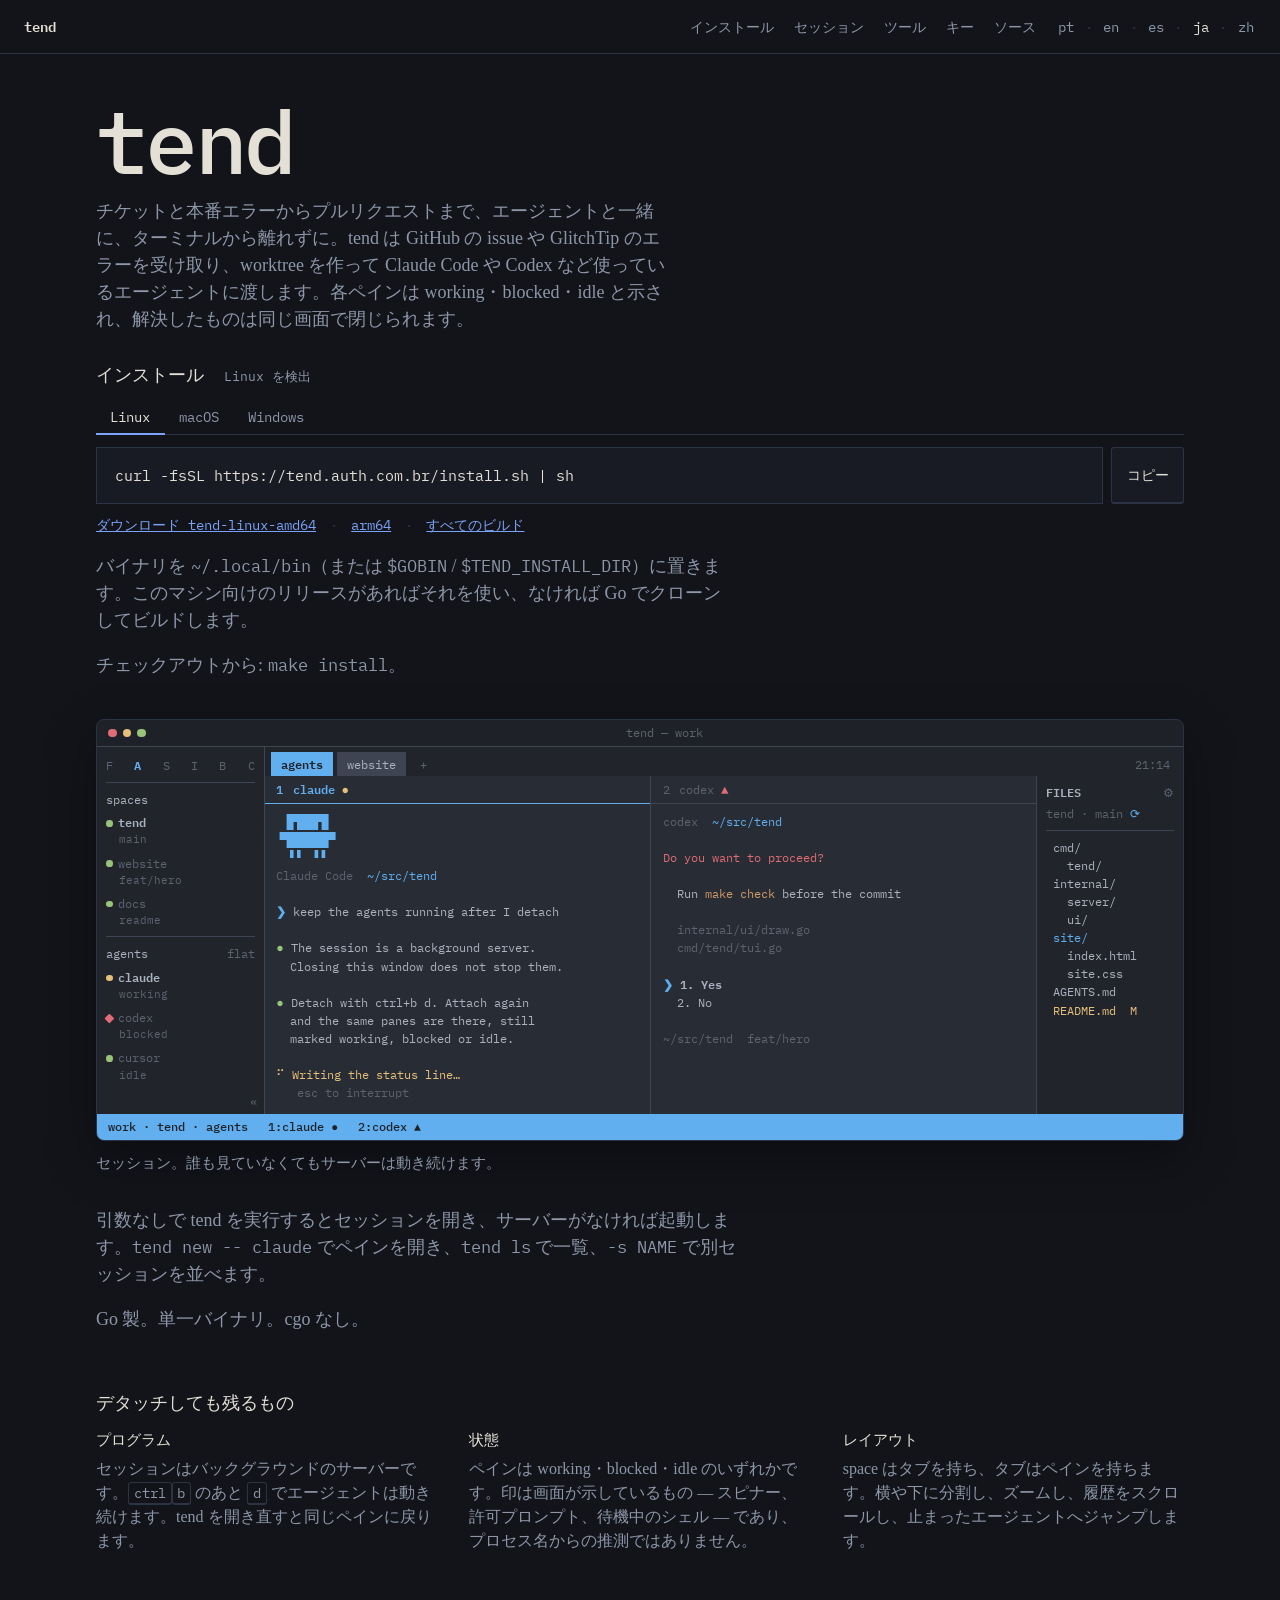
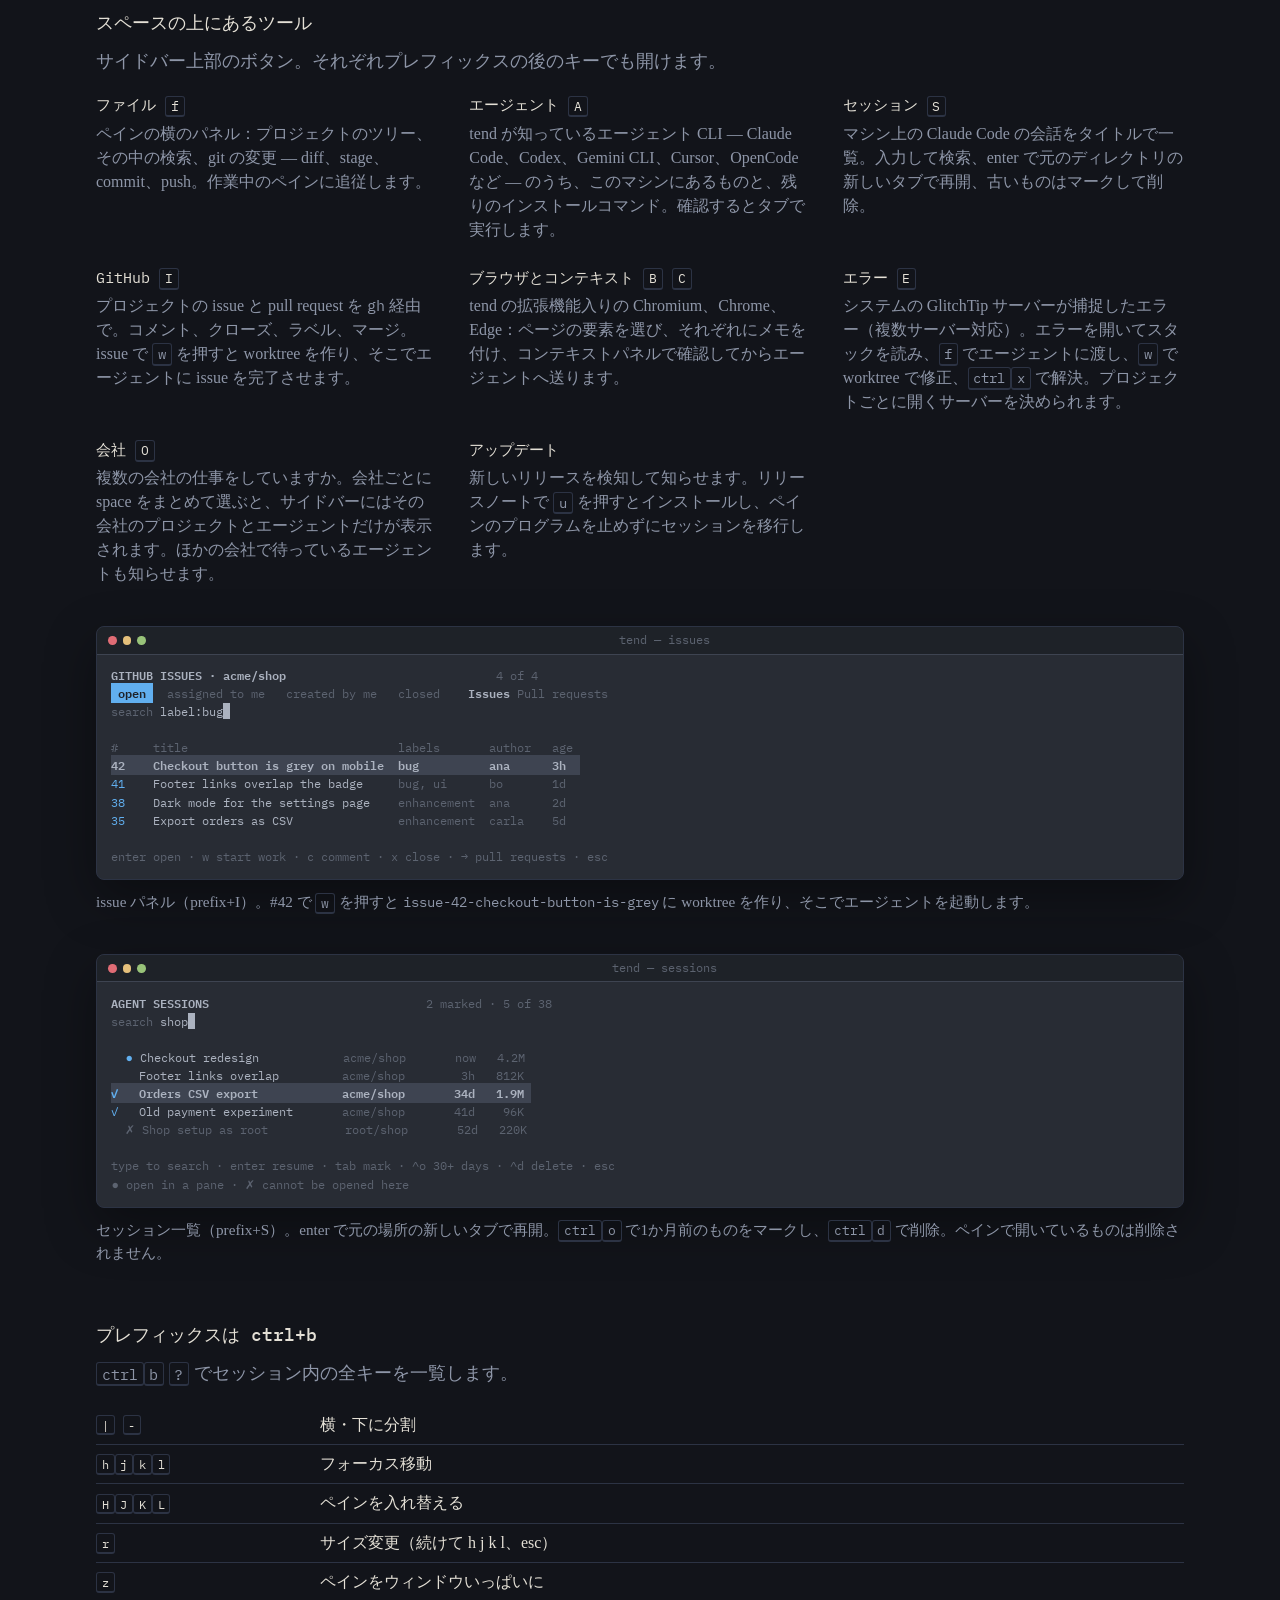
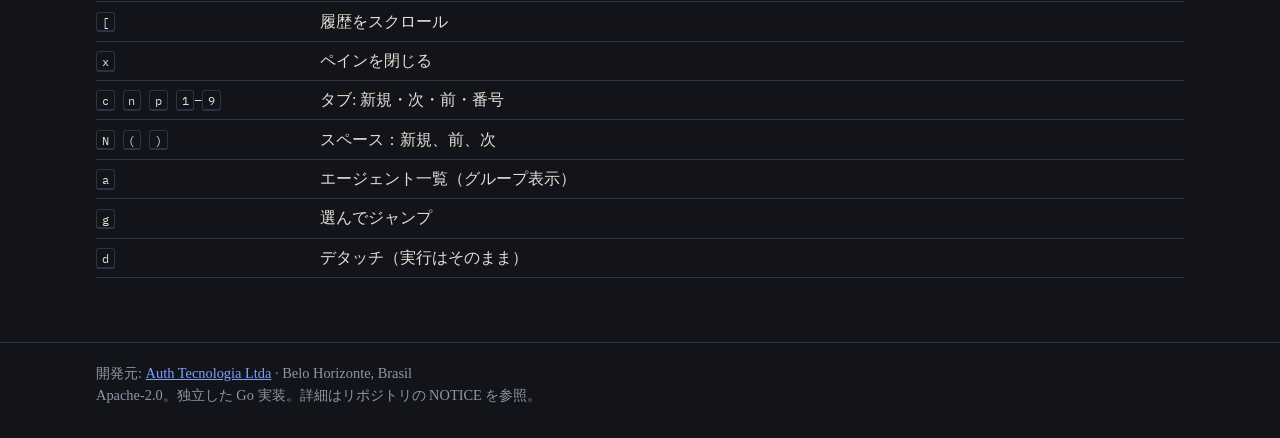
<file: ja/index.html>
<!DOCTYPE html>
<html lang="ja" data-locale="ja">
<head>
  <meta charset="utf-8">
  <meta name="viewport" content="width=device-width, initial-scale=1">
  <title>tend — チケットとエラーから PR まで、エージェントと</title>
  <meta name="description" content="tend は GitHub の issue と本番環境のエラーを取り込み、worktree を作ってコーディングエージェントに渡します。すべてのエージェントの様子と、解決した項目のクローズを、ひとつの画面で。">
  <meta property="og:title" content="tend — チケットとエラーから PR まで、エージェントと">
  <meta property="og:description" content="tend は GitHub の issue と本番環境のエラーを取り込み、worktree を作ってコーディングエージェントに渡します。すべてのエージェントの様子と、解決した項目のクローズを、ひとつの画面で。">
  <meta property="og:image" content="https://tend.auth.com.br/session.png">
  <meta name="twitter:card" content="summary_large_image">
  <link rel="alternate" hreflang="en" href="https://tend.auth.com.br/">
  <link rel="alternate" hreflang="pt-BR" href="https://tend.auth.com.br/pt/">
  <link rel="alternate" hreflang="es" href="https://tend.auth.com.br/es/">
  <link rel="alternate" hreflang="ja" href="https://tend.auth.com.br/ja/">
  <link rel="alternate" hreflang="zh-CN" href="https://tend.auth.com.br/zh/">
  <link rel="alternate" hreflang="zh" href="https://tend.auth.com.br/zh/">
  <link rel="alternate" hreflang="x-default" href="https://tend.auth.com.br/">
  <link rel="stylesheet" href="../site.css">
  <link rel="preconnect" href="https://fonts.googleapis.com">
  <link rel="preconnect" href="https://fonts.gstatic.com" crossorigin>
  <link href="https://fonts.googleapis.com/css2?family=IBM+Plex+Mono:wght@400;500;600&amp;display=swap" rel="stylesheet">
  <script>(function(){
  if (location.protocol === 'file:') return;
  var KEY = 'tend-lang';
  var ok = {en:1, pt:1, es:1, ja:1, zh:1};

  function siteRoot() {
    var p = location.pathname.replace(/index\.html$/, '');
    p = p.replace(/\/(pt|es|ja|zh)\/?$/, '/');
    if (p.slice(-1) !== '/') p += '/';
    return p;
  }

  function save(lang) {
    if (!ok[lang]) return;
    try { localStorage.setItem(KEY, lang); } catch (e) {}
    try {
      document.cookie = KEY + '=' + lang + '; path=' + siteRoot() + '; max-age=31536000; SameSite=Lax';
    } catch (e) {}
  }

  function read() {
    try {
      var v = localStorage.getItem(KEY);
      if (v && ok[v]) return v;
    } catch (e) {}
    try {
      var parts = document.cookie.split(';');
      for (var i = 0; i < parts.length; i++) {
        var s = parts[i].replace(/^\s+/, '').split('=');
        if (s[0] === KEY && ok[s[1]]) return s[1];
      }
    } catch (e) {}
    return null;
  }

  document.addEventListener('click', function (ev) {
    var el = ev.target;
    while (el && el !== document) {
      if (el.getAttribute && el.getAttribute('data-lang') && el.className !== undefined) {
        var wrap = el.parentNode;
        if (wrap && wrap.className && (' ' + wrap.className + ' ').indexOf(' langs ') !== -1) {
          save(el.getAttribute('data-lang'));
          return;
        }
      }
      el = el.parentNode;
    }
  }, true);

  var path = location.pathname;
  var cur = 'en';
  var m = path.match(/\/(pt|es|ja|zh)(?:\/index\.html|\/)?$/);
  if (m) cur = m[1];
  var stored = read();
  function fromBrowser() {
    var list = navigator.languages || [navigator.language || navigator.userLanguage || ''];
    for (var i = 0; i < list.length; i++) {
      var c = String(list[i] || '').toLowerCase();
      if (c.indexOf('pt') === 0) return 'pt';
      if (c.indexOf('es') === 0) return 'es';
      if (c.indexOf('ja') === 0) return 'ja';
      if (c.indexOf('zh') === 0) return 'zh';
    }
    return 'en';
  }
  var want = stored || fromBrowser();
  if (want !== cur && (stored || cur === 'en')) {
    location.replace(want === 'en' ? siteRoot() : siteRoot() + want + '/');
  }
})();</script>
</head>
<body>
  <header class="bar">
    <a class="mark" href="#top">tend</a>
    <nav>
      <a href="#install">インストール</a>
      <a href="#session">セッション</a>
      <a href="#tools">ツール</a>
      <a href="#keys">キー</a>
      <a href="https://github.com/auth-com-br/tend">ソース</a>
      <span class="langs"><a href="../pt/" data-lang="pt" onclick="try{localStorage.setItem('tend-lang','pt')}catch(e){}">pt</a> · <a href="../" data-lang="en" onclick="try{localStorage.setItem('tend-lang','en')}catch(e){}">en</a> · <a href="../es/" data-lang="es" onclick="try{localStorage.setItem('tend-lang','es')}catch(e){}">es</a> · <a href="./" data-lang="ja" aria-current="page" onclick="try{localStorage.setItem('tend-lang','ja')}catch(e){}">ja</a> · <a href="../zh/" data-lang="zh" onclick="try{localStorage.setItem('tend-lang','zh')}catch(e){}">zh</a></span>
    </nav>
  </header>

  <main id="top">
    <section class="lead">
      <h1>tend</h1>
      <p class="deck">チケットと本番エラーからプルリクエストまで、エージェントと一緒に、ターミナルから離れずに。tend は GitHub の issue や GlitchTip のエラーを受け取り、worktree を作って Claude Code や Codex など使っているエージェントに渡します。各ペインは working・blocked・idle と示され、解決したものは同じ画面で閉じられます。</p>
    </section>

    <section id="install"
      data-copy="コピー"
      data-copied="コピー済み"
      data-detected-linux="Linux を検出"
      data-detected-macos="macOS を検出"
      data-detected-windows="Windows を検出"
      data-download="ダウンロード">
      <h2>インストール <span class="os-detected" id="os-detected" hidden></span></h2>
      <div class="os-tabs" role="tablist" aria-label="OS">
        <button type="button" role="tab" id="tab-linux" data-os="linux" aria-selected="true" aria-controls="panel-unix">Linux</button>
        <button type="button" role="tab" id="tab-darwin" data-os="darwin" aria-selected="false" aria-controls="panel-unix">macOS</button>
        <button type="button" role="tab" id="tab-windows" data-os="windows" aria-selected="false" aria-controls="panel-windows">Windows</button>
      </div>
      <div id="panel-unix" class="install-panel" role="tabpanel" data-panel="unix">
        <div class="cmd-wrap">
          <pre class="cmd" id="install-cmd">curl -fsSL https://tend.auth.com.br/install.sh | sh</pre>
          <button type="button" class="copy" data-copy="curl -fsSL https://tend.auth.com.br/install.sh | sh" data-label="コピー" data-done="コピー済み">コピー</button>
        </div>
        <p class="install-dl">
          <a id="bin-link" href="https://github.com/auth-com-br/tend/releases/latest/download/tend-linux-amd64">ダウンロード tend-linux-amd64</a>
          <span class="sep">·</span>
          <a id="bin-alt" href="https://github.com/auth-com-br/tend/releases/latest/download/tend-linux-arm64">arm64</a>
          <span class="sep">·</span>
          <a href="https://github.com/auth-com-br/tend/releases/latest">すべてのビルド</a>
        </p>
        <p>バイナリを <code>~/.local/bin</code>（または <code>$GOBIN</code> / <code>$TEND_INSTALL_DIR</code>）に置きます。このマシン向けのリリースがあればそれを使い、なければ Go でクローンしてビルドします。</p>
        <p class="note">チェックアウトから: <code>make install</code>。</p>
      </div>
      <div id="panel-windows" class="install-panel" role="tabpanel" data-panel="windows" hidden>
        <p>tend は Linux と macOS のみです。Windows 用のバイナリはありません。</p>
        <p>Windows では WSL 上で Linux 用インストーラを使うか、Unix でクローンして <code>make install</code> してください。</p>
      </div>
    </section>

    <section id="session" class="stage" aria-label="tend のセッション">
      <div class="term">
        <div class="term-chrome" aria-hidden="true">
          <span class="term-dots"><i></i><i></i><i></i></span>
          <span class="term-title">tend — work</span>
        </div>
        <div class="frame">
          <aside class="side">
            <p class="tools"><span>F</span><span class="on">A</span><span>S</span><span>I</span><span>B</span><span>C</span></p>
            <p class="rule" aria-hidden="true"></p>
            <p class="side-h">spaces</p>
            <p class="entry on"><span class="name"><span class="dot"></span>tend</span><span class="sub">main</span></p>
            <p class="entry"><span class="name"><span class="dot idle"></span>website</span><span class="sub">feat/hero</span></p>
            <p class="entry"><span class="name"><span class="dot idle"></span>docs</span><span class="sub">readme</span></p>
            <p class="rule" aria-hidden="true"></p>
            <p class="side-h">agents <span>flat</span></p>
            <p class="entry on"><span class="name"><span class="dot work"></span>claude</span><span class="sub">working</span></p>
            <p class="entry"><span class="name"><span class="dot block"></span>codex</span><span class="sub">blocked</span></p>
            <p class="entry"><span class="name"><span class="dot idle"></span>cursor</span><span class="sub">idle</span></p>
            <p class="hide" aria-hidden="true">«</p>
          </aside>
          <div class="workspace">
            <div class="tabs" aria-hidden="true">
              <span class="tab on">agents</span>
              <span class="tab">website</span>
              <span class="tab add">+</span>
              <span class="tabs-right">21:14</span>
            </div>
            <div class="panes">
              <article class="pane focus">
                <header><span class="id">1</span> claude <span class="st work" title="working">●</span></header>
                <pre><span class="logo"> ▐▛███▜▌
▝▜█████▛▘
  ▘▘ ▝▝</span>
<span class="dim">Claude Code</span>  <span class="accent">~/src/tend</span>

<span class="prompt">❯</span> keep the agents running after I detach

<span class="ok">●</span> The session is a background server.
  Closing this window does not stop them.

<span class="ok">●</span> Detach with ctrl+b d. Attach again
  and the same panes are there, still
  marked working, blocked or idle.

<span class="spin">⠋</span> <span class="work">Writing the status line…</span>
<span class="dim">   esc to interrupt</span></pre>
              </article>
              <article class="pane">
                <header><span class="id">2</span> codex <span class="st block" title="blocked">▲</span></header>
                <pre><span class="dim">codex</span>  <span class="accent">~/src/tend</span>

<span class="block">Do you want to proceed?</span>

  Run <span class="str">make check</span> before the commit

  <span class="dim">internal/ui/draw.go
  cmd/tend/tui.go</span>

<span class="prompt">❯</span> <span class="pick">1. Yes</span>
  2. No

<span class="dim">~/src/tend  feat/hero</span></pre>
              </article>
              <aside class="files" aria-label="Files panel">
                <p class="files-h">FILES <span>⚙</span></p>
                <p class="files-git">tend · main <span>⟳</span></p>
                <p class="rule" aria-hidden="true"></p>
                <pre> cmd/
   tend/
 internal/
   server/
   ui/
 <span class="accent">site/</span>
   index.html
   site.css
 AGENTS.md
 <span class="work">README.md  M</span></pre>
              </aside>
            </div>
          </div>
        </div>
        <p class="status"><span>work · tend · agents</span><span>1:claude ●</span><span>2:codex ▲</span></p>
      </div>

      <p class="stage-cap">セッション。誰も見ていなくてもサーバーは動き続けます。</p>
    </section>

    <section class="usage">
      <p>引数なしで tend を実行するとセッションを開き、サーバーがなければ起動します。<code>tend new -- claude</code> でペインを開き、<code>tend ls</code> で一覧、<code>-s NAME</code> で別セッションを並べます。</p>
      <p>Go 製。単一バイナリ。cgo なし。</p>
    </section>

    <section class="facts">
      <h2>デタッチしても残るもの</h2>
      <dl>
        <div>
          <dt>プログラム</dt>
          <dd>セッションはバックグラウンドのサーバーです。<kbd>ctrl</kbd><kbd>b</kbd> のあと <kbd>d</kbd> でエージェントは動き続けます。tend を開き直すと同じペインに戻ります。</dd>
        </div>
        <div>
          <dt>状態</dt>
          <dd>ペインは working・blocked・idle のいずれかです。印は画面が示しているもの — スピナー、許可プロンプト、待機中のシェル — であり、プロセス名からの推測ではありません。</dd>
        </div>
        <div>
          <dt>レイアウト</dt>
          <dd>space はタブを持ち、タブはペインを持ちます。横や下に分割し、ズームし、履歴をスクロールし、止まったエージェントへジャンプします。</dd>
        </div>
      </dl>
    </section>

    <section id="tools" class="facts">
      <h2>スペースの上にあるツール</h2>
      <p class="note">サイドバー上部のボタン。それぞれプレフィックスの後のキーでも開けます。</p>
      <dl>
        <div>
          <dt>ファイル <kbd>f</kbd></dt>
          <dd>ペインの横のパネル：プロジェクトのツリー、その中の検索、git の変更 — diff、stage、commit、push。作業中のペインに追従します。</dd>
        </div>
        <div>
          <dt>エージェント <kbd>A</kbd></dt>
          <dd>tend が知っているエージェント CLI — Claude Code、Codex、Gemini CLI、Cursor、OpenCode など — のうち、このマシンにあるものと、残りのインストールコマンド。確認するとタブで実行します。</dd>
        </div>
        <div>
          <dt>セッション <kbd>S</kbd></dt>
          <dd>マシン上の Claude Code の会話をタイトルで一覧。入力して検索、enter で元のディレクトリの新しいタブで再開、古いものはマークして削除。</dd>
        </div>
        <div>
          <dt>GitHub <kbd>I</kbd></dt>
          <dd>プロジェクトの issue と pull request を <code>gh</code> 経由で。コメント、クローズ、ラベル、マージ。issue で <kbd>w</kbd> を押すと worktree を作り、そこでエージェントに issue を完了させます。</dd>
        </div>
        <div>
          <dt>ブラウザとコンテキスト <kbd>B</kbd> <kbd>C</kbd></dt>
          <dd>tend の拡張機能入りの Chromium、Chrome、Edge：ページの要素を選び、それぞれにメモを付け、コンテキストパネルで確認してからエージェントへ送ります。</dd>
        </div>
        <div>
          <dt>エラー <kbd>E</kbd></dt>
          <dd>システムの GlitchTip サーバーが捕捉したエラー（複数サーバー対応）。エラーを開いてスタックを読み、<kbd>f</kbd> でエージェントに渡し、<kbd>w</kbd> で worktree で修正、<kbd>ctrl</kbd><kbd>x</kbd> で解決。プロジェクトごとに開くサーバーを決められます。</dd>
        </div>
        <div>
          <dt>会社 <kbd>O</kbd></dt>
          <dd>複数の会社の仕事をしていますか。会社ごとに space をまとめて選ぶと、サイドバーにはその会社のプロジェクトとエージェントだけが表示されます。ほかの会社で待っているエージェントも知らせます。</dd>
        </div>
        <div>
          <dt>アップデート</dt>
          <dd>新しいリリースを検知して知らせます。リリースノートで <kbd>u</kbd> を押すとインストールし、ペインのプログラムを止めずにセッションを移行します。</dd>
        </div>
      </dl>
      <div class="stage">
      <div class="term">
        <div class="term-chrome" aria-hidden="true">
          <span class="term-dots"><i></i><i></i><i></i></span>
          <span class="term-title">tend — issues</span>
        </div>
        <pre class="issues-mock"><span class="accent pick">GITHUB ISSUES · acme/shop</span>                              <span class="dim">4 of 4</span>
<span class="chip on"> open </span> <span class="dim"> assigned to me   created by me   closed </span>   <span class="accent pick">Issues</span> <span class="dim">Pull requests</span>
<span class="dim">search</span> label:bug<span class="caret"> </span>

<span class="dim">#     title                              labels       author   age</span>
<span class="sel">42    Checkout button is grey on mobile  bug          ana      3h  </span>
<span class="accent">41</span>    Footer links overlap the badge     <span class="dim">bug, ui      bo       1d</span>
<span class="accent">38</span>    Dark mode for the settings page    <span class="dim">enhancement  ana      2d</span>
<span class="accent">35</span>    Export orders as CSV               <span class="dim">enhancement  carla    5d</span>

<span class="dim">enter open · w start work · c comment · x close · → pull requests · esc</span></pre>
      </div>

        <p class="stage-cap">issue パネル（prefix+I）。#42 で <kbd>w</kbd> を押すと <code>issue-42-checkout-button-is-grey</code> に worktree を作り、そこでエージェントを起動します。</p>
      </div>
      <div class="stage">
      <div class="term">
        <div class="term-chrome" aria-hidden="true">
          <span class="term-dots"><i></i><i></i><i></i></span>
          <span class="term-title">tend — sessions</span>
        </div>
        <pre class="issues-mock"><span class="accent pick">AGENT SESSIONS</span>                               <span class="dim">2 marked · 5 of 38</span>
<span class="dim">search</span> shop<span class="caret"> </span>

  <span class="accent">●</span> Checkout redesign            <span class="dim">acme/shop       now   4.2M</span>
    Footer links overlap         <span class="dim">acme/shop        3h   812K</span>
<span class="sel"><span class="accent">✓</span>   Orders CSV export            acme/shop       34d   1.9M </span>
<span class="accent">✓</span>   Old payment experiment       <span class="dim">acme/shop       41d    96K</span>
  <span class="dim">✗ Shop setup as root           root/shop       52d   220K</span>

<span class="dim">type to search · enter resume · tab mark · ^o 30+ days · ^d delete · esc</span>
<span class="dim">● open in a pane · ✗ cannot be opened here</span></pre>
      </div>

        <p class="stage-cap">セッション一覧（prefix+S）。enter で元の場所の新しいタブで再開。<kbd>ctrl</kbd><kbd>o</kbd> で1か月前のものをマークし、<kbd>ctrl</kbd><kbd>d</kbd> で削除。ペインで開いているものは削除されません。</p>
      </div>
    </section>

    <section id="keys">
      <h2>プレフィックスは ctrl+b</h2>
      <p class="note"><kbd>ctrl</kbd><kbd>b</kbd> <kbd>?</kbd> でセッション内の全キーを一覧します。</p>
      <table>
        <tbody>
          <tr><th><kbd>|</kbd> <kbd>-</kbd></th><td>横・下に分割</td></tr>
          <tr><th><kbd>h</kbd><kbd>j</kbd><kbd>k</kbd><kbd>l</kbd></th><td>フォーカス移動</td></tr>
          <tr><th><kbd>H</kbd><kbd>J</kbd><kbd>K</kbd><kbd>L</kbd></th><td>ペインを入れ替える</td></tr>
          <tr><th><kbd>r</kbd></th><td>サイズ変更（続けて h j k l、esc）</td></tr>
          <tr><th><kbd>z</kbd></th><td>ペインをウィンドウいっぱいに</td></tr>
          <tr><th><kbd>[</kbd></th><td>履歴をスクロール</td></tr>
          <tr><th><kbd>x</kbd></th><td>ペインを閉じる</td></tr>
          <tr><th><kbd>c</kbd> <kbd>n</kbd> <kbd>p</kbd> <kbd>1</kbd>–<kbd>9</kbd></th><td>タブ: 新規・次・前・番号</td></tr>
          <tr><th><kbd>N</kbd> <kbd>(</kbd> <kbd>)</kbd></th><td>スペース：新規、前、次</td></tr>
          <tr><th><kbd>a</kbd></th><td>エージェント一覧（グループ表示）</td></tr>
          <tr><th><kbd>g</kbd></th><td>選んでジャンプ</td></tr>
          <tr><th><kbd>d</kbd></th><td>デタッチ（実行はそのまま）</td></tr>
        </tbody>
      </table>
    </section>
  </main>

  <footer>
    <p>開発元: <a href="https://auth.com.br">Auth Tecnologia Ltda</a> · Belo Horizonte, Brasil</p>
    <p>Apache-2.0。独立した Go 実装。詳細はリポジトリの NOTICE を参照。</p>
  </footer>
  <script src="../site.js" defer></script>
</body>
</html>
</file>
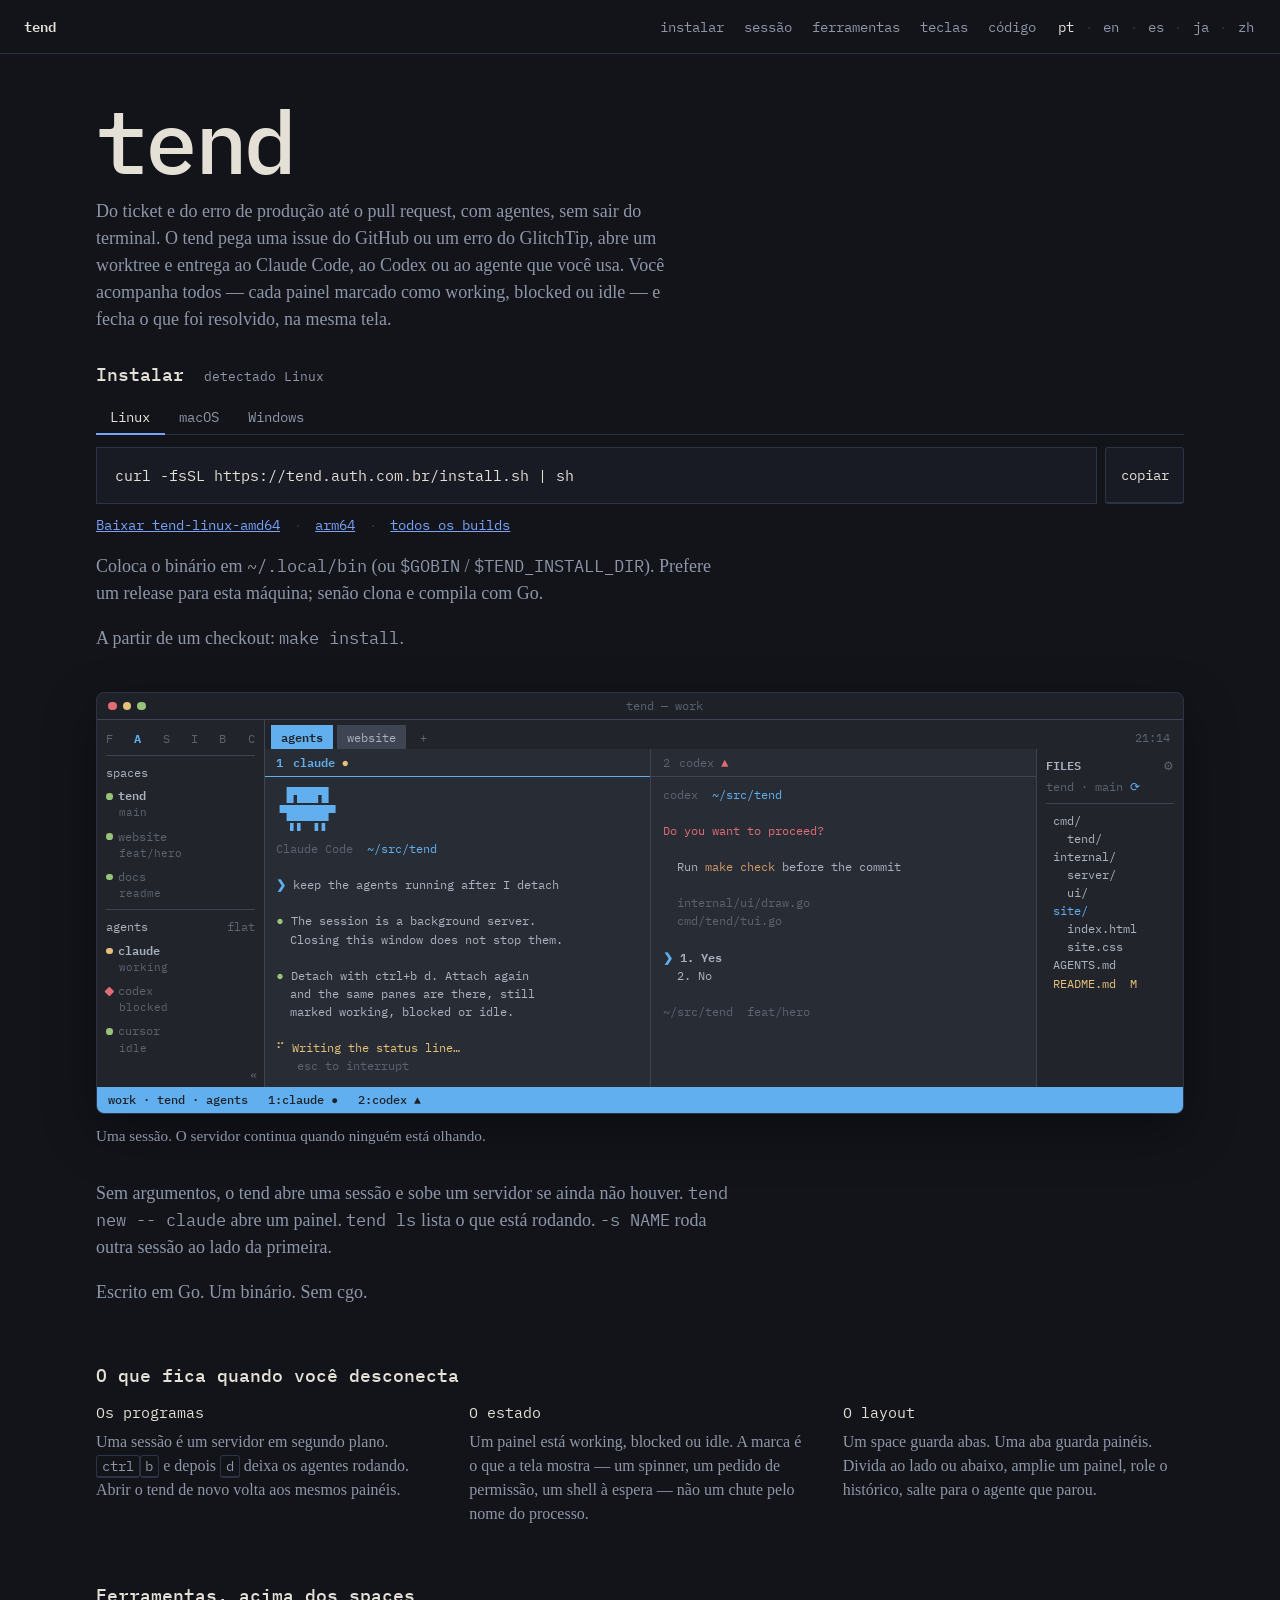
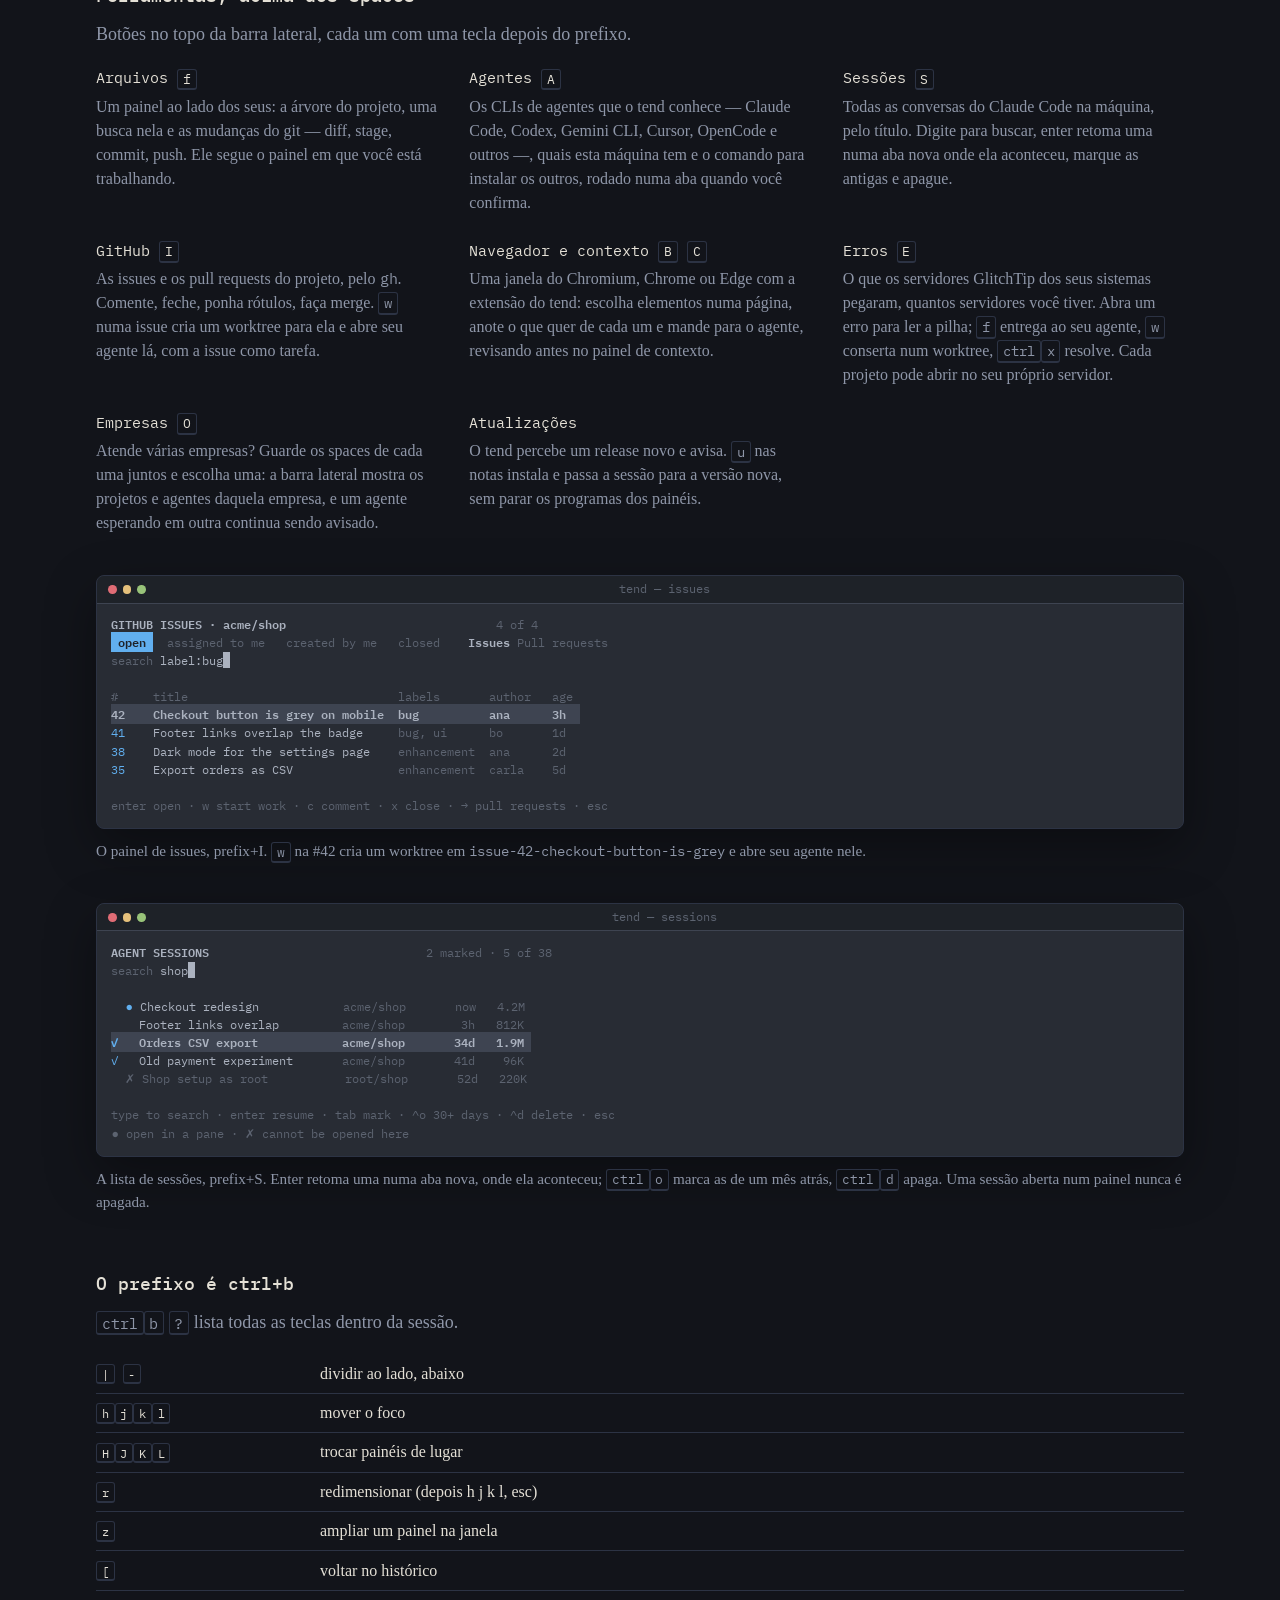
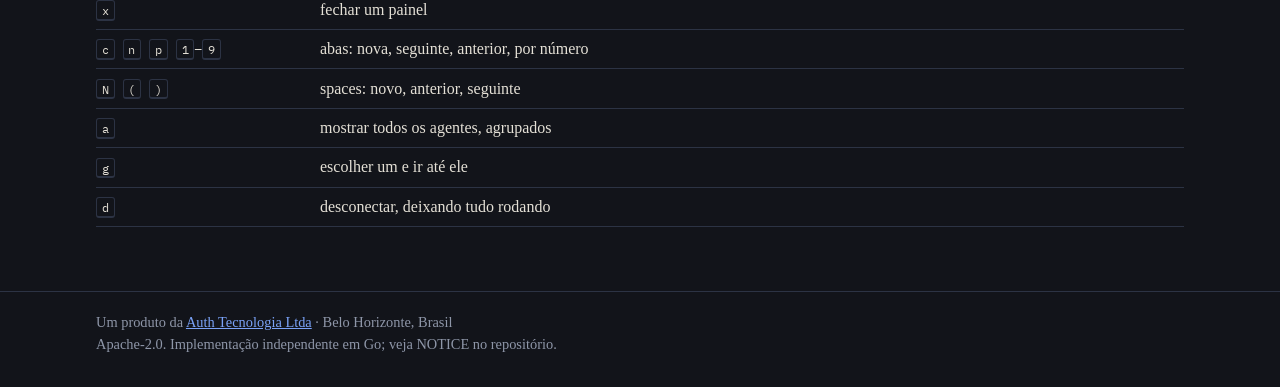
<file: pt/index.html>
<!DOCTYPE html>
<html lang="pt-BR" data-locale="pt">
<head>
  <meta charset="utf-8">
  <meta name="viewport" content="width=device-width, initial-scale=1">
  <title>tend — do ticket e do erro até o PR, com agentes</title>
  <meta name="description" content="O tend pega as issues do GitHub e os erros de produção, abre um worktree e entrega a tarefa ao seu agente de código. Você acompanha todos os agentes, e fecha o que foi resolvido, na mesma tela.">
  <meta property="og:title" content="tend — do ticket e do erro até o PR, com agentes">
  <meta property="og:description" content="O tend pega as issues do GitHub e os erros de produção, abre um worktree e entrega a tarefa ao seu agente de código. Você acompanha todos os agentes, e fecha o que foi resolvido, na mesma tela.">
  <meta property="og:image" content="https://tend.auth.com.br/session.png">
  <meta name="twitter:card" content="summary_large_image">
  <link rel="alternate" hreflang="en" href="https://tend.auth.com.br/">
  <link rel="alternate" hreflang="pt-BR" href="https://tend.auth.com.br/pt/">
  <link rel="alternate" hreflang="es" href="https://tend.auth.com.br/es/">
  <link rel="alternate" hreflang="ja" href="https://tend.auth.com.br/ja/">
  <link rel="alternate" hreflang="zh-CN" href="https://tend.auth.com.br/zh/">
  <link rel="alternate" hreflang="zh" href="https://tend.auth.com.br/zh/">
  <link rel="alternate" hreflang="x-default" href="https://tend.auth.com.br/">
  <link rel="stylesheet" href="../site.css">
  <link rel="preconnect" href="https://fonts.googleapis.com">
  <link rel="preconnect" href="https://fonts.gstatic.com" crossorigin>
  <link href="https://fonts.googleapis.com/css2?family=IBM+Plex+Mono:wght@400;500;600&amp;display=swap" rel="stylesheet">
  <script>(function(){
  if (location.protocol === 'file:') return;
  var KEY = 'tend-lang';
  var ok = {en:1, pt:1, es:1, ja:1, zh:1};

  function siteRoot() {
    var p = location.pathname.replace(/index\.html$/, '');
    p = p.replace(/\/(pt|es|ja|zh)\/?$/, '/');
    if (p.slice(-1) !== '/') p += '/';
    return p;
  }

  function save(lang) {
    if (!ok[lang]) return;
    try { localStorage.setItem(KEY, lang); } catch (e) {}
    try {
      document.cookie = KEY + '=' + lang + '; path=' + siteRoot() + '; max-age=31536000; SameSite=Lax';
    } catch (e) {}
  }

  function read() {
    try {
      var v = localStorage.getItem(KEY);
      if (v && ok[v]) return v;
    } catch (e) {}
    try {
      var parts = document.cookie.split(';');
      for (var i = 0; i < parts.length; i++) {
        var s = parts[i].replace(/^\s+/, '').split('=');
        if (s[0] === KEY && ok[s[1]]) return s[1];
      }
    } catch (e) {}
    return null;
  }

  document.addEventListener('click', function (ev) {
    var el = ev.target;
    while (el && el !== document) {
      if (el.getAttribute && el.getAttribute('data-lang') && el.className !== undefined) {
        var wrap = el.parentNode;
        if (wrap && wrap.className && (' ' + wrap.className + ' ').indexOf(' langs ') !== -1) {
          save(el.getAttribute('data-lang'));
          return;
        }
      }
      el = el.parentNode;
    }
  }, true);

  var path = location.pathname;
  var cur = 'en';
  var m = path.match(/\/(pt|es|ja|zh)(?:\/index\.html|\/)?$/);
  if (m) cur = m[1];
  var stored = read();
  function fromBrowser() {
    var list = navigator.languages || [navigator.language || navigator.userLanguage || ''];
    for (var i = 0; i < list.length; i++) {
      var c = String(list[i] || '').toLowerCase();
      if (c.indexOf('pt') === 0) return 'pt';
      if (c.indexOf('es') === 0) return 'es';
      if (c.indexOf('ja') === 0) return 'ja';
      if (c.indexOf('zh') === 0) return 'zh';
    }
    return 'en';
  }
  var want = stored || fromBrowser();
  if (want !== cur && (stored || cur === 'en')) {
    location.replace(want === 'en' ? siteRoot() : siteRoot() + want + '/');
  }
})();</script>
</head>
<body>
  <header class="bar">
    <a class="mark" href="#top">tend</a>
    <nav>
      <a href="#install">instalar</a>
      <a href="#session">sessão</a>
      <a href="#tools">ferramentas</a>
      <a href="#keys">teclas</a>
      <a href="https://github.com/auth-com-br/tend">código</a>
      <span class="langs"><a href="./" data-lang="pt" aria-current="page" onclick="try{localStorage.setItem('tend-lang','pt')}catch(e){}">pt</a> · <a href="../" data-lang="en" onclick="try{localStorage.setItem('tend-lang','en')}catch(e){}">en</a> · <a href="../es/" data-lang="es" onclick="try{localStorage.setItem('tend-lang','es')}catch(e){}">es</a> · <a href="../ja/" data-lang="ja" onclick="try{localStorage.setItem('tend-lang','ja')}catch(e){}">ja</a> · <a href="../zh/" data-lang="zh" onclick="try{localStorage.setItem('tend-lang','zh')}catch(e){}">zh</a></span>
    </nav>
  </header>

  <main id="top">
    <section class="lead">
      <h1>tend</h1>
      <p class="deck">Do ticket e do erro de produção até o pull request, com agentes, sem sair do terminal. O tend pega uma issue do GitHub ou um erro do GlitchTip, abre um worktree e entrega ao Claude Code, ao Codex ou ao agente que você usa. Você acompanha todos — cada painel marcado como working, blocked ou idle — e fecha o que foi resolvido, na mesma tela.</p>
    </section>

    <section id="install"
      data-copy="copiar"
      data-copied="copiado"
      data-detected-linux="detectado Linux"
      data-detected-macos="detectado macOS"
      data-detected-windows="detectado Windows"
      data-download="Baixar">
      <h2>Instalar <span class="os-detected" id="os-detected" hidden></span></h2>
      <div class="os-tabs" role="tablist" aria-label="Sistema operacional">
        <button type="button" role="tab" id="tab-linux" data-os="linux" aria-selected="true" aria-controls="panel-unix">Linux</button>
        <button type="button" role="tab" id="tab-darwin" data-os="darwin" aria-selected="false" aria-controls="panel-unix">macOS</button>
        <button type="button" role="tab" id="tab-windows" data-os="windows" aria-selected="false" aria-controls="panel-windows">Windows</button>
      </div>
      <div id="panel-unix" class="install-panel" role="tabpanel" data-panel="unix">
        <div class="cmd-wrap">
          <pre class="cmd" id="install-cmd">curl -fsSL https://tend.auth.com.br/install.sh | sh</pre>
          <button type="button" class="copy" data-copy="curl -fsSL https://tend.auth.com.br/install.sh | sh" data-label="copiar" data-done="copiado">copiar</button>
        </div>
        <p class="install-dl">
          <a id="bin-link" href="https://github.com/auth-com-br/tend/releases/latest/download/tend-linux-amd64">Baixar tend-linux-amd64</a>
          <span class="sep">·</span>
          <a id="bin-alt" href="https://github.com/auth-com-br/tend/releases/latest/download/tend-linux-arm64">arm64</a>
          <span class="sep">·</span>
          <a href="https://github.com/auth-com-br/tend/releases/latest">todos os builds</a>
        </p>
        <p>Coloca o binário em <code>~/.local/bin</code> (ou <code>$GOBIN</code> / <code>$TEND_INSTALL_DIR</code>). Prefere um release para esta máquina; senão clona e compila com Go.</p>
        <p class="note">A partir de um checkout: <code>make install</code>.</p>
      </div>
      <div id="panel-windows" class="install-panel" role="tabpanel" data-panel="windows" hidden>
        <p>O tend é só Linux e macOS. Não há binário para Windows.</p>
        <p>No Windows, rode o instalador Linux no WSL, ou clone e <code>make install</code> numa máquina Unix.</p>
      </div>
    </section>

    <section id="session" class="stage" aria-label="Uma sessão do tend">
      <div class="term">
        <div class="term-chrome" aria-hidden="true">
          <span class="term-dots"><i></i><i></i><i></i></span>
          <span class="term-title">tend — work</span>
        </div>
        <div class="frame">
          <aside class="side">
            <p class="tools"><span>F</span><span class="on">A</span><span>S</span><span>I</span><span>B</span><span>C</span></p>
            <p class="rule" aria-hidden="true"></p>
            <p class="side-h">spaces</p>
            <p class="entry on"><span class="name"><span class="dot"></span>tend</span><span class="sub">main</span></p>
            <p class="entry"><span class="name"><span class="dot idle"></span>website</span><span class="sub">feat/hero</span></p>
            <p class="entry"><span class="name"><span class="dot idle"></span>docs</span><span class="sub">readme</span></p>
            <p class="rule" aria-hidden="true"></p>
            <p class="side-h">agents <span>flat</span></p>
            <p class="entry on"><span class="name"><span class="dot work"></span>claude</span><span class="sub">working</span></p>
            <p class="entry"><span class="name"><span class="dot block"></span>codex</span><span class="sub">blocked</span></p>
            <p class="entry"><span class="name"><span class="dot idle"></span>cursor</span><span class="sub">idle</span></p>
            <p class="hide" aria-hidden="true">«</p>
          </aside>
          <div class="workspace">
            <div class="tabs" aria-hidden="true">
              <span class="tab on">agents</span>
              <span class="tab">website</span>
              <span class="tab add">+</span>
              <span class="tabs-right">21:14</span>
            </div>
            <div class="panes">
              <article class="pane focus">
                <header><span class="id">1</span> claude <span class="st work" title="working">●</span></header>
                <pre><span class="logo"> ▐▛███▜▌
▝▜█████▛▘
  ▘▘ ▝▝</span>
<span class="dim">Claude Code</span>  <span class="accent">~/src/tend</span>

<span class="prompt">❯</span> keep the agents running after I detach

<span class="ok">●</span> The session is a background server.
  Closing this window does not stop them.

<span class="ok">●</span> Detach with ctrl+b d. Attach again
  and the same panes are there, still
  marked working, blocked or idle.

<span class="spin">⠋</span> <span class="work">Writing the status line…</span>
<span class="dim">   esc to interrupt</span></pre>
              </article>
              <article class="pane">
                <header><span class="id">2</span> codex <span class="st block" title="blocked">▲</span></header>
                <pre><span class="dim">codex</span>  <span class="accent">~/src/tend</span>

<span class="block">Do you want to proceed?</span>

  Run <span class="str">make check</span> before the commit

  <span class="dim">internal/ui/draw.go
  cmd/tend/tui.go</span>

<span class="prompt">❯</span> <span class="pick">1. Yes</span>
  2. No

<span class="dim">~/src/tend  feat/hero</span></pre>
              </article>
              <aside class="files" aria-label="Files panel">
                <p class="files-h">FILES <span>⚙</span></p>
                <p class="files-git">tend · main <span>⟳</span></p>
                <p class="rule" aria-hidden="true"></p>
                <pre> cmd/
   tend/
 internal/
   server/
   ui/
 <span class="accent">site/</span>
   index.html
   site.css
 AGENTS.md
 <span class="work">README.md  M</span></pre>
              </aside>
            </div>
          </div>
        </div>
        <p class="status"><span>work · tend · agents</span><span>1:claude ●</span><span>2:codex ▲</span></p>
      </div>

      <p class="stage-cap">Uma sessão. O servidor continua quando ninguém está olhando.</p>
    </section>

    <section class="usage">
      <p>Sem argumentos, o tend abre uma sessão e sobe um servidor se ainda não houver. <code>tend new -- claude</code> abre um painel. <code>tend ls</code> lista o que está rodando. <code>-s NAME</code> roda outra sessão ao lado da primeira.</p>
      <p>Escrito em Go. Um binário. Sem cgo.</p>
    </section>

    <section class="facts">
      <h2>O que fica quando você desconecta</h2>
      <dl>
        <div>
          <dt>Os programas</dt>
          <dd>Uma sessão é um servidor em segundo plano. <kbd>ctrl</kbd><kbd>b</kbd> e depois <kbd>d</kbd> deixa os agentes rodando. Abrir o tend de novo volta aos mesmos painéis.</dd>
        </div>
        <div>
          <dt>O estado</dt>
          <dd>Um painel está working, blocked ou idle. A marca é o que a tela mostra — um spinner, um pedido de permissão, um shell à espera — não um chute pelo nome do processo.</dd>
        </div>
        <div>
          <dt>O layout</dt>
          <dd>Um space guarda abas. Uma aba guarda painéis. Divida ao lado ou abaixo, amplie um painel, role o histórico, salte para o agente que parou.</dd>
        </div>
      </dl>
    </section>

    <section id="tools" class="facts">
      <h2>Ferramentas, acima dos spaces</h2>
      <p class="note">Botões no topo da barra lateral, cada um com uma tecla depois do prefixo.</p>
      <dl>
        <div>
          <dt>Arquivos <kbd>f</kbd></dt>
          <dd>Um painel ao lado dos seus: a árvore do projeto, uma busca nela e as mudanças do git — diff, stage, commit, push. Ele segue o painel em que você está trabalhando.</dd>
        </div>
        <div>
          <dt>Agentes <kbd>A</kbd></dt>
          <dd>Os CLIs de agentes que o tend conhece — Claude Code, Codex, Gemini CLI, Cursor, OpenCode e outros —, quais esta máquina tem e o comando para instalar os outros, rodado numa aba quando você confirma.</dd>
        </div>
        <div>
          <dt>Sessões <kbd>S</kbd></dt>
          <dd>Todas as conversas do Claude Code na máquina, pelo título. Digite para buscar, enter retoma uma numa aba nova onde ela aconteceu, marque as antigas e apague.</dd>
        </div>
        <div>
          <dt>GitHub <kbd>I</kbd></dt>
          <dd>As issues e os pull requests do projeto, pelo <code>gh</code>. Comente, feche, ponha rótulos, faça merge. <kbd>w</kbd> numa issue cria um worktree para ela e abre seu agente lá, com a issue como tarefa.</dd>
        </div>
        <div>
          <dt>Navegador e contexto <kbd>B</kbd> <kbd>C</kbd></dt>
          <dd>Uma janela do Chromium, Chrome ou Edge com a extensão do tend: escolha elementos numa página, anote o que quer de cada um e mande para o agente, revisando antes no painel de contexto.</dd>
        </div>
        <div>
          <dt>Erros <kbd>E</kbd></dt>
          <dd>O que os servidores GlitchTip dos seus sistemas pegaram, quantos servidores você tiver. Abra um erro para ler a pilha; <kbd>f</kbd> entrega ao seu agente, <kbd>w</kbd> conserta num worktree, <kbd>ctrl</kbd><kbd>x</kbd> resolve. Cada projeto pode abrir no seu próprio servidor.</dd>
        </div>
        <div>
          <dt>Empresas <kbd>O</kbd></dt>
          <dd>Atende várias empresas? Guarde os spaces de cada uma juntos e escolha uma: a barra lateral mostra os projetos e agentes daquela empresa, e um agente esperando em outra continua sendo avisado.</dd>
        </div>
        <div>
          <dt>Atualizações</dt>
          <dd>O tend percebe um release novo e avisa. <kbd>u</kbd> nas notas instala e passa a sessão para a versão nova, sem parar os programas dos painéis.</dd>
        </div>
      </dl>
      <div class="stage">
      <div class="term">
        <div class="term-chrome" aria-hidden="true">
          <span class="term-dots"><i></i><i></i><i></i></span>
          <span class="term-title">tend — issues</span>
        </div>
        <pre class="issues-mock"><span class="accent pick">GITHUB ISSUES · acme/shop</span>                              <span class="dim">4 of 4</span>
<span class="chip on"> open </span> <span class="dim"> assigned to me   created by me   closed </span>   <span class="accent pick">Issues</span> <span class="dim">Pull requests</span>
<span class="dim">search</span> label:bug<span class="caret"> </span>

<span class="dim">#     title                              labels       author   age</span>
<span class="sel">42    Checkout button is grey on mobile  bug          ana      3h  </span>
<span class="accent">41</span>    Footer links overlap the badge     <span class="dim">bug, ui      bo       1d</span>
<span class="accent">38</span>    Dark mode for the settings page    <span class="dim">enhancement  ana      2d</span>
<span class="accent">35</span>    Export orders as CSV               <span class="dim">enhancement  carla    5d</span>

<span class="dim">enter open · w start work · c comment · x close · → pull requests · esc</span></pre>
      </div>

        <p class="stage-cap">O painel de issues, prefix+I. <kbd>w</kbd> na #42 cria um worktree em <code>issue-42-checkout-button-is-grey</code> e abre seu agente nele.</p>
      </div>
      <div class="stage">
      <div class="term">
        <div class="term-chrome" aria-hidden="true">
          <span class="term-dots"><i></i><i></i><i></i></span>
          <span class="term-title">tend — sessions</span>
        </div>
        <pre class="issues-mock"><span class="accent pick">AGENT SESSIONS</span>                               <span class="dim">2 marked · 5 of 38</span>
<span class="dim">search</span> shop<span class="caret"> </span>

  <span class="accent">●</span> Checkout redesign            <span class="dim">acme/shop       now   4.2M</span>
    Footer links overlap         <span class="dim">acme/shop        3h   812K</span>
<span class="sel"><span class="accent">✓</span>   Orders CSV export            acme/shop       34d   1.9M </span>
<span class="accent">✓</span>   Old payment experiment       <span class="dim">acme/shop       41d    96K</span>
  <span class="dim">✗ Shop setup as root           root/shop       52d   220K</span>

<span class="dim">type to search · enter resume · tab mark · ^o 30+ days · ^d delete · esc</span>
<span class="dim">● open in a pane · ✗ cannot be opened here</span></pre>
      </div>

        <p class="stage-cap">A lista de sessões, prefix+S. Enter retoma uma numa aba nova, onde ela aconteceu; <kbd>ctrl</kbd><kbd>o</kbd> marca as de um mês atrás, <kbd>ctrl</kbd><kbd>d</kbd> apaga. Uma sessão aberta num painel nunca é apagada.</p>
      </div>
    </section>

    <section id="keys">
      <h2>O prefixo é ctrl+b</h2>
      <p class="note"><kbd>ctrl</kbd><kbd>b</kbd> <kbd>?</kbd> lista todas as teclas dentro da sessão.</p>
      <table>
        <tbody>
          <tr><th><kbd>|</kbd> <kbd>-</kbd></th><td>dividir ao lado, abaixo</td></tr>
          <tr><th><kbd>h</kbd><kbd>j</kbd><kbd>k</kbd><kbd>l</kbd></th><td>mover o foco</td></tr>
          <tr><th><kbd>H</kbd><kbd>J</kbd><kbd>K</kbd><kbd>L</kbd></th><td>trocar painéis de lugar</td></tr>
          <tr><th><kbd>r</kbd></th><td>redimensionar (depois h j k l, esc)</td></tr>
          <tr><th><kbd>z</kbd></th><td>ampliar um painel na janela</td></tr>
          <tr><th><kbd>[</kbd></th><td>voltar no histórico</td></tr>
          <tr><th><kbd>x</kbd></th><td>fechar um painel</td></tr>
          <tr><th><kbd>c</kbd> <kbd>n</kbd> <kbd>p</kbd> <kbd>1</kbd>–<kbd>9</kbd></th><td>abas: nova, seguinte, anterior, por número</td></tr>
          <tr><th><kbd>N</kbd> <kbd>(</kbd> <kbd>)</kbd></th><td>spaces: novo, anterior, seguinte</td></tr>
          <tr><th><kbd>a</kbd></th><td>mostrar todos os agentes, agrupados</td></tr>
          <tr><th><kbd>g</kbd></th><td>escolher um e ir até ele</td></tr>
          <tr><th><kbd>d</kbd></th><td>desconectar, deixando tudo rodando</td></tr>
        </tbody>
      </table>
    </section>
  </main>

  <footer>
    <p>Um produto da <a href="https://auth.com.br">Auth Tecnologia Ltda</a> · Belo Horizonte, Brasil</p>
    <p>Apache-2.0. Implementação independente em Go; veja NOTICE no repositório.</p>
  </footer>
  <script src="../site.js" defer></script>
</body>
</html>
</file>
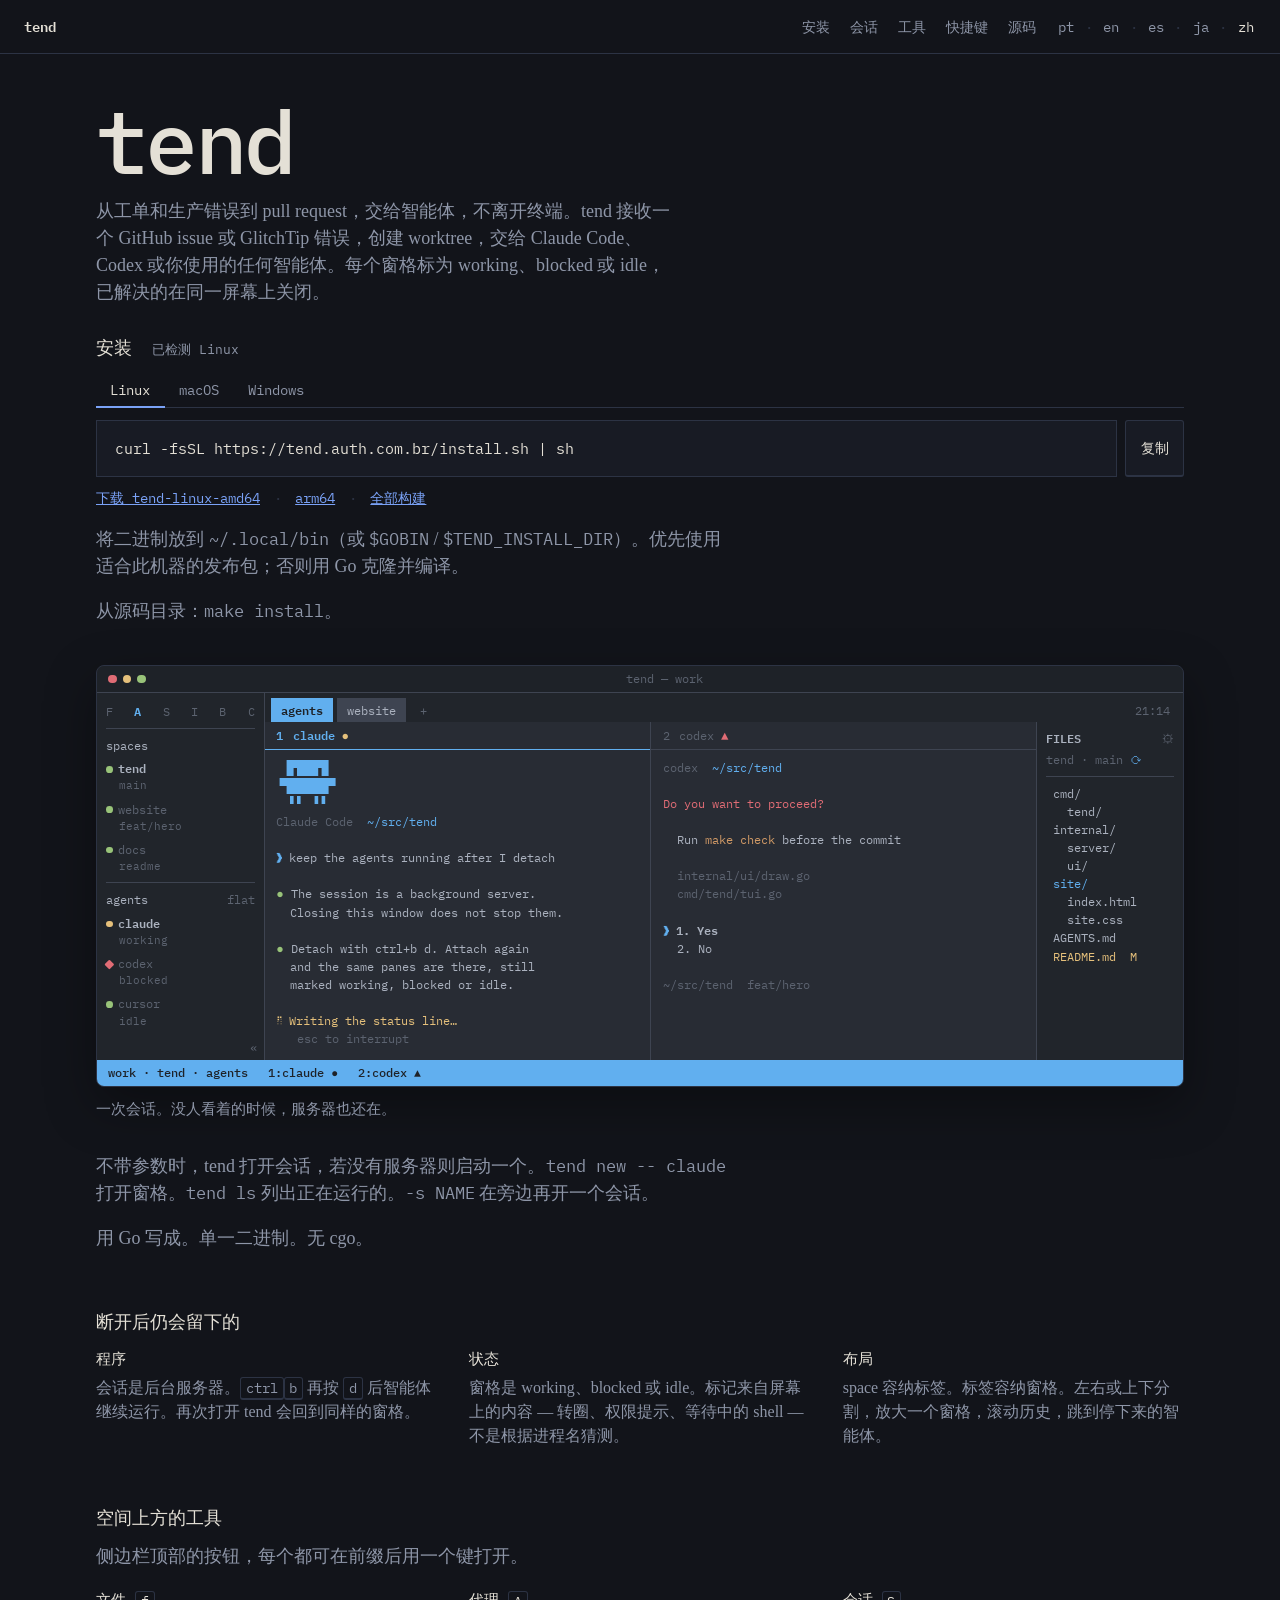
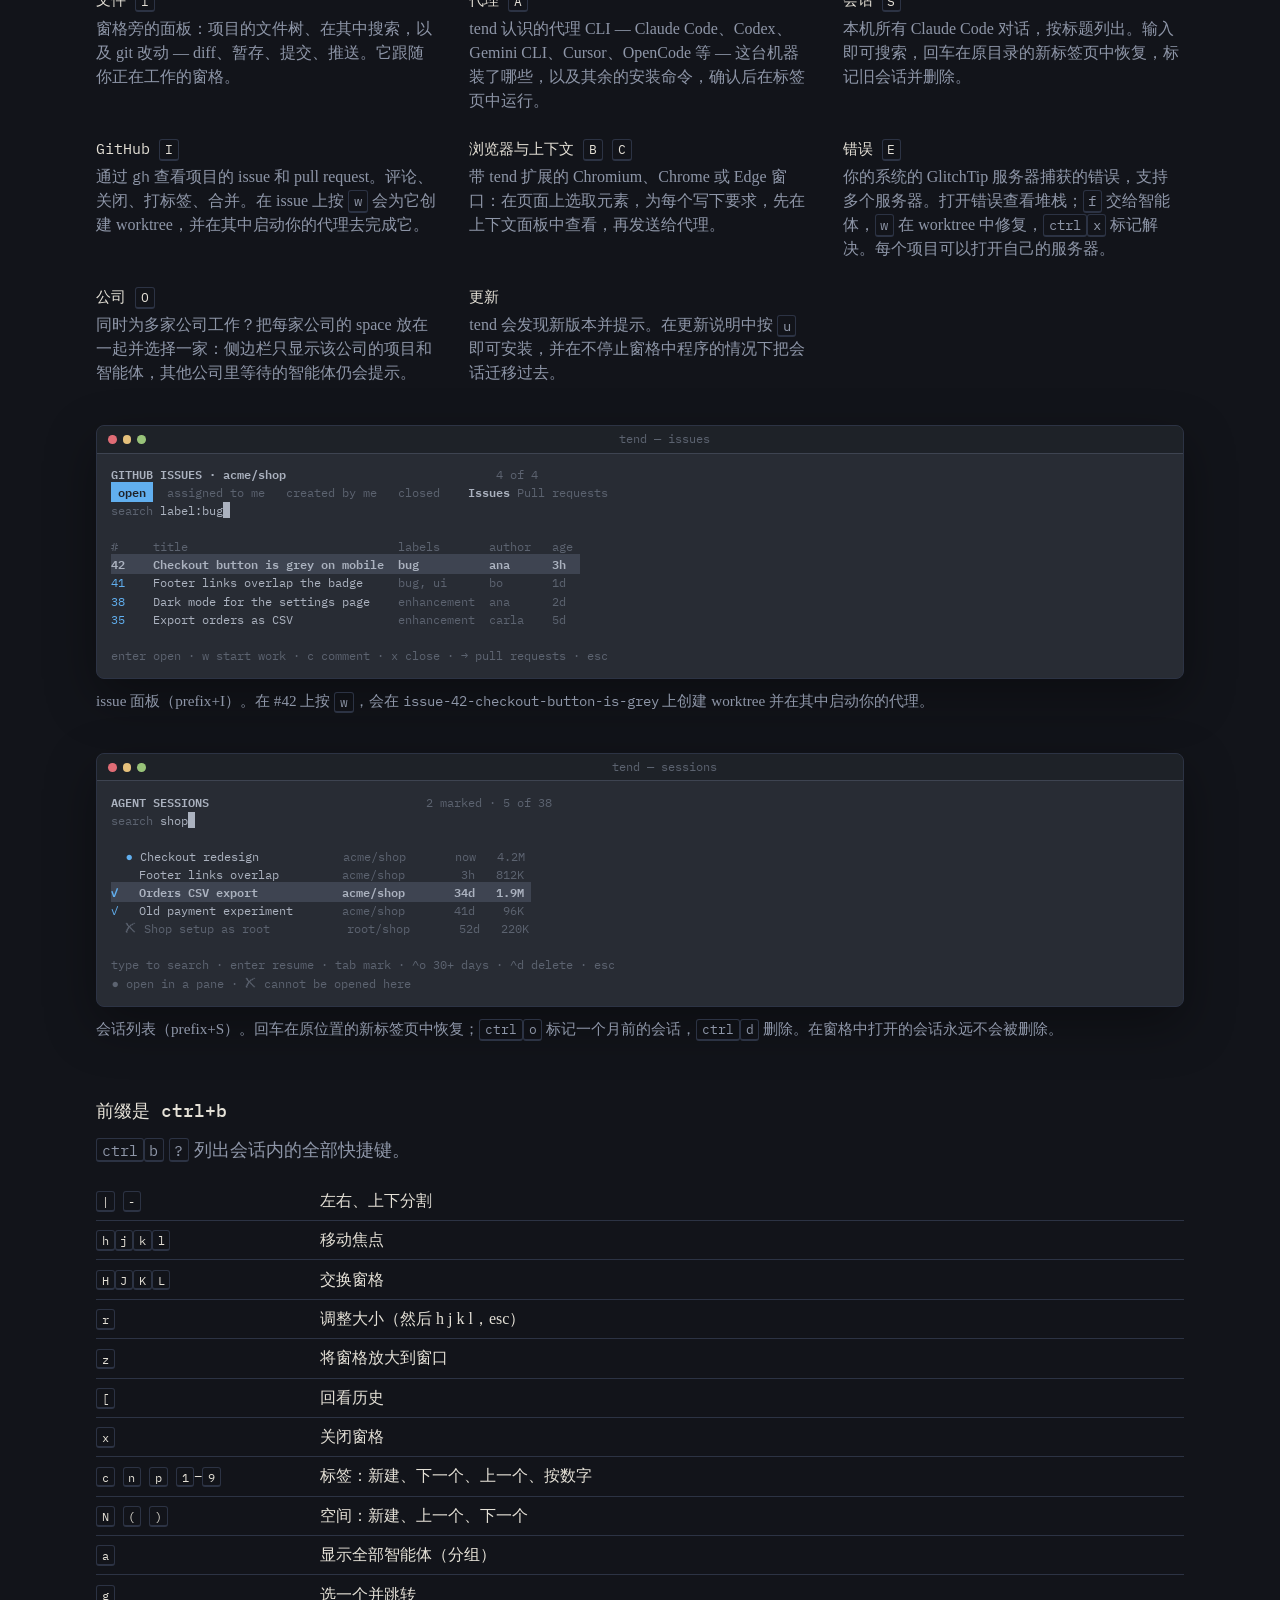
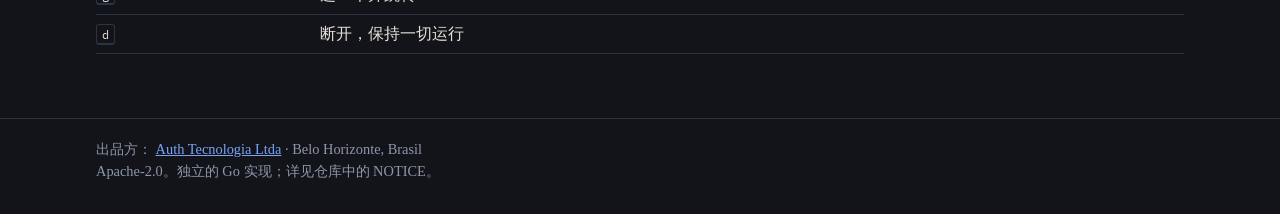
<file: zh/index.html>
<!DOCTYPE html>
<html lang="zh-CN" data-locale="zh">
<head>
  <meta charset="utf-8">
  <meta name="viewport" content="width=device-width, initial-scale=1">
  <title>tend — 从工单和错误到 PR，交给智能体</title>
  <meta name="description" content="tend 接收 GitHub issue 和生产环境错误，创建 worktree，并把任务交给你的编程智能体。你在同一个屏幕上跟进所有智能体，并关闭已解决的问题。">
  <meta property="og:title" content="tend — 从工单和错误到 PR，交给智能体">
  <meta property="og:description" content="tend 接收 GitHub issue 和生产环境错误，创建 worktree，并把任务交给你的编程智能体。你在同一个屏幕上跟进所有智能体，并关闭已解决的问题。">
  <meta property="og:image" content="https://tend.auth.com.br/session.png">
  <meta name="twitter:card" content="summary_large_image">
  <link rel="alternate" hreflang="en" href="https://tend.auth.com.br/">
  <link rel="alternate" hreflang="pt-BR" href="https://tend.auth.com.br/pt/">
  <link rel="alternate" hreflang="es" href="https://tend.auth.com.br/es/">
  <link rel="alternate" hreflang="ja" href="https://tend.auth.com.br/ja/">
  <link rel="alternate" hreflang="zh-CN" href="https://tend.auth.com.br/zh/">
  <link rel="alternate" hreflang="zh" href="https://tend.auth.com.br/zh/">
  <link rel="alternate" hreflang="x-default" href="https://tend.auth.com.br/">
  <link rel="stylesheet" href="../site.css">
  <link rel="preconnect" href="https://fonts.googleapis.com">
  <link rel="preconnect" href="https://fonts.gstatic.com" crossorigin>
  <link href="https://fonts.googleapis.com/css2?family=IBM+Plex+Mono:wght@400;500;600&amp;display=swap" rel="stylesheet">
  <script>(function(){
  if (location.protocol === 'file:') return;
  var KEY = 'tend-lang';
  var ok = {en:1, pt:1, es:1, ja:1, zh:1};

  function siteRoot() {
    var p = location.pathname.replace(/index\.html$/, '');
    p = p.replace(/\/(pt|es|ja|zh)\/?$/, '/');
    if (p.slice(-1) !== '/') p += '/';
    return p;
  }

  function save(lang) {
    if (!ok[lang]) return;
    try { localStorage.setItem(KEY, lang); } catch (e) {}
    try {
      document.cookie = KEY + '=' + lang + '; path=' + siteRoot() + '; max-age=31536000; SameSite=Lax';
    } catch (e) {}
  }

  function read() {
    try {
      var v = localStorage.getItem(KEY);
      if (v && ok[v]) return v;
    } catch (e) {}
    try {
      var parts = document.cookie.split(';');
      for (var i = 0; i < parts.length; i++) {
        var s = parts[i].replace(/^\s+/, '').split('=');
        if (s[0] === KEY && ok[s[1]]) return s[1];
      }
    } catch (e) {}
    return null;
  }

  document.addEventListener('click', function (ev) {
    var el = ev.target;
    while (el && el !== document) {
      if (el.getAttribute && el.getAttribute('data-lang') && el.className !== undefined) {
        var wrap = el.parentNode;
        if (wrap && wrap.className && (' ' + wrap.className + ' ').indexOf(' langs ') !== -1) {
          save(el.getAttribute('data-lang'));
          return;
        }
      }
      el = el.parentNode;
    }
  }, true);

  var path = location.pathname;
  var cur = 'en';
  var m = path.match(/\/(pt|es|ja|zh)(?:\/index\.html|\/)?$/);
  if (m) cur = m[1];
  var stored = read();
  function fromBrowser() {
    var list = navigator.languages || [navigator.language || navigator.userLanguage || ''];
    for (var i = 0; i < list.length; i++) {
      var c = String(list[i] || '').toLowerCase();
      if (c.indexOf('pt') === 0) return 'pt';
      if (c.indexOf('es') === 0) return 'es';
      if (c.indexOf('ja') === 0) return 'ja';
      if (c.indexOf('zh') === 0) return 'zh';
    }
    return 'en';
  }
  var want = stored || fromBrowser();
  if (want !== cur && (stored || cur === 'en')) {
    location.replace(want === 'en' ? siteRoot() : siteRoot() + want + '/');
  }
})();</script>
</head>
<body>
  <header class="bar">
    <a class="mark" href="#top">tend</a>
    <nav>
      <a href="#install">安装</a>
      <a href="#session">会话</a>
      <a href="#tools">工具</a>
      <a href="#keys">快捷键</a>
      <a href="https://github.com/auth-com-br/tend">源码</a>
      <span class="langs"><a href="../pt/" data-lang="pt" onclick="try{localStorage.setItem('tend-lang','pt')}catch(e){}">pt</a> · <a href="../" data-lang="en" onclick="try{localStorage.setItem('tend-lang','en')}catch(e){}">en</a> · <a href="../es/" data-lang="es" onclick="try{localStorage.setItem('tend-lang','es')}catch(e){}">es</a> · <a href="../ja/" data-lang="ja" onclick="try{localStorage.setItem('tend-lang','ja')}catch(e){}">ja</a> · <a href="./" data-lang="zh" aria-current="page" onclick="try{localStorage.setItem('tend-lang','zh')}catch(e){}">zh</a></span>
    </nav>
  </header>

  <main id="top">
    <section class="lead">
      <h1>tend</h1>
      <p class="deck">从工单和生产错误到 pull request，交给智能体，不离开终端。tend 接收一个 GitHub issue 或 GlitchTip 错误，创建 worktree，交给 Claude Code、Codex 或你使用的任何智能体。每个窗格标为 working、blocked 或 idle，已解决的在同一屏幕上关闭。</p>
    </section>

    <section id="install"
      data-copy="复制"
      data-copied="已复制"
      data-detected-linux="已检测 Linux"
      data-detected-macos="已检测 macOS"
      data-detected-windows="已检测 Windows"
      data-download="下载">
      <h2>安装 <span class="os-detected" id="os-detected" hidden></span></h2>
      <div class="os-tabs" role="tablist" aria-label="操作系统">
        <button type="button" role="tab" id="tab-linux" data-os="linux" aria-selected="true" aria-controls="panel-unix">Linux</button>
        <button type="button" role="tab" id="tab-darwin" data-os="darwin" aria-selected="false" aria-controls="panel-unix">macOS</button>
        <button type="button" role="tab" id="tab-windows" data-os="windows" aria-selected="false" aria-controls="panel-windows">Windows</button>
      </div>
      <div id="panel-unix" class="install-panel" role="tabpanel" data-panel="unix">
        <div class="cmd-wrap">
          <pre class="cmd" id="install-cmd">curl -fsSL https://tend.auth.com.br/install.sh | sh</pre>
          <button type="button" class="copy" data-copy="curl -fsSL https://tend.auth.com.br/install.sh | sh" data-label="复制" data-done="已复制">复制</button>
        </div>
        <p class="install-dl">
          <a id="bin-link" href="https://github.com/auth-com-br/tend/releases/latest/download/tend-linux-amd64">下载 tend-linux-amd64</a>
          <span class="sep">·</span>
          <a id="bin-alt" href="https://github.com/auth-com-br/tend/releases/latest/download/tend-linux-arm64">arm64</a>
          <span class="sep">·</span>
          <a href="https://github.com/auth-com-br/tend/releases/latest">全部构建</a>
        </p>
        <p>将二进制放到 <code>~/.local/bin</code>（或 <code>$GOBIN</code> / <code>$TEND_INSTALL_DIR</code>）。优先使用适合此机器的发布包；否则用 Go 克隆并编译。</p>
        <p class="note">从源码目录：<code>make install</code>。</p>
      </div>
      <div id="panel-windows" class="install-panel" role="tabpanel" data-panel="windows" hidden>
        <p>tend 仅支持 Linux 和 macOS。没有 Windows 二进制文件。</p>
        <p>在 Windows 上，请在 WSL 中运行 Linux 安装命令，或在 Unix 机器上克隆后执行 <code>make install</code>。</p>
      </div>
    </section>

    <section id="session" class="stage" aria-label="一个 tend 会话">
      <div class="term">
        <div class="term-chrome" aria-hidden="true">
          <span class="term-dots"><i></i><i></i><i></i></span>
          <span class="term-title">tend — work</span>
        </div>
        <div class="frame">
          <aside class="side">
            <p class="tools"><span>F</span><span class="on">A</span><span>S</span><span>I</span><span>B</span><span>C</span></p>
            <p class="rule" aria-hidden="true"></p>
            <p class="side-h">spaces</p>
            <p class="entry on"><span class="name"><span class="dot"></span>tend</span><span class="sub">main</span></p>
            <p class="entry"><span class="name"><span class="dot idle"></span>website</span><span class="sub">feat/hero</span></p>
            <p class="entry"><span class="name"><span class="dot idle"></span>docs</span><span class="sub">readme</span></p>
            <p class="rule" aria-hidden="true"></p>
            <p class="side-h">agents <span>flat</span></p>
            <p class="entry on"><span class="name"><span class="dot work"></span>claude</span><span class="sub">working</span></p>
            <p class="entry"><span class="name"><span class="dot block"></span>codex</span><span class="sub">blocked</span></p>
            <p class="entry"><span class="name"><span class="dot idle"></span>cursor</span><span class="sub">idle</span></p>
            <p class="hide" aria-hidden="true">«</p>
          </aside>
          <div class="workspace">
            <div class="tabs" aria-hidden="true">
              <span class="tab on">agents</span>
              <span class="tab">website</span>
              <span class="tab add">+</span>
              <span class="tabs-right">21:14</span>
            </div>
            <div class="panes">
              <article class="pane focus">
                <header><span class="id">1</span> claude <span class="st work" title="working">●</span></header>
                <pre><span class="logo"> ▐▛███▜▌
▝▜█████▛▘
  ▘▘ ▝▝</span>
<span class="dim">Claude Code</span>  <span class="accent">~/src/tend</span>

<span class="prompt">❯</span> keep the agents running after I detach

<span class="ok">●</span> The session is a background server.
  Closing this window does not stop them.

<span class="ok">●</span> Detach with ctrl+b d. Attach again
  and the same panes are there, still
  marked working, blocked or idle.

<span class="spin">⠋</span> <span class="work">Writing the status line…</span>
<span class="dim">   esc to interrupt</span></pre>
              </article>
              <article class="pane">
                <header><span class="id">2</span> codex <span class="st block" title="blocked">▲</span></header>
                <pre><span class="dim">codex</span>  <span class="accent">~/src/tend</span>

<span class="block">Do you want to proceed?</span>

  Run <span class="str">make check</span> before the commit

  <span class="dim">internal/ui/draw.go
  cmd/tend/tui.go</span>

<span class="prompt">❯</span> <span class="pick">1. Yes</span>
  2. No

<span class="dim">~/src/tend  feat/hero</span></pre>
              </article>
              <aside class="files" aria-label="Files panel">
                <p class="files-h">FILES <span>⚙</span></p>
                <p class="files-git">tend · main <span>⟳</span></p>
                <p class="rule" aria-hidden="true"></p>
                <pre> cmd/
   tend/
 internal/
   server/
   ui/
 <span class="accent">site/</span>
   index.html
   site.css
 AGENTS.md
 <span class="work">README.md  M</span></pre>
              </aside>
            </div>
          </div>
        </div>
        <p class="status"><span>work · tend · agents</span><span>1:claude ●</span><span>2:codex ▲</span></p>
      </div>

      <p class="stage-cap">一次会话。没人看着的时候，服务器也还在。</p>
    </section>

    <section class="usage">
      <p>不带参数时，tend 打开会话，若没有服务器则启动一个。<code>tend new -- claude</code> 打开窗格。<code>tend ls</code> 列出正在运行的。<code>-s NAME</code> 在旁边再开一个会话。</p>
      <p>用 Go 写成。单一二进制。无 cgo。</p>
    </section>

    <section class="facts">
      <h2>断开后仍会留下的</h2>
      <dl>
        <div>
          <dt>程序</dt>
          <dd>会话是后台服务器。<kbd>ctrl</kbd><kbd>b</kbd> 再按 <kbd>d</kbd> 后智能体继续运行。再次打开 tend 会回到同样的窗格。</dd>
        </div>
        <div>
          <dt>状态</dt>
          <dd>窗格是 working、blocked 或 idle。标记来自屏幕上的内容 — 转圈、权限提示、等待中的 shell — 不是根据进程名猜测。</dd>
        </div>
        <div>
          <dt>布局</dt>
          <dd>space 容纳标签。标签容纳窗格。左右或上下分割，放大一个窗格，滚动历史，跳到停下来的智能体。</dd>
        </div>
      </dl>
    </section>

    <section id="tools" class="facts">
      <h2>空间上方的工具</h2>
      <p class="note">侧边栏顶部的按钮，每个都可在前缀后用一个键打开。</p>
      <dl>
        <div>
          <dt>文件 <kbd>f</kbd></dt>
          <dd>窗格旁的面板：项目的文件树、在其中搜索，以及 git 改动 — diff、暂存、提交、推送。它跟随你正在工作的窗格。</dd>
        </div>
        <div>
          <dt>代理 <kbd>A</kbd></dt>
          <dd>tend 认识的代理 CLI — Claude Code、Codex、Gemini CLI、Cursor、OpenCode 等 — 这台机器装了哪些，以及其余的安装命令，确认后在标签页中运行。</dd>
        </div>
        <div>
          <dt>会话 <kbd>S</kbd></dt>
          <dd>本机所有 Claude Code 对话，按标题列出。输入即可搜索，回车在原目录的新标签页中恢复，标记旧会话并删除。</dd>
        </div>
        <div>
          <dt>GitHub <kbd>I</kbd></dt>
          <dd>通过 <code>gh</code> 查看项目的 issue 和 pull request。评论、关闭、打标签、合并。在 issue 上按 <kbd>w</kbd> 会为它创建 worktree，并在其中启动你的代理去完成它。</dd>
        </div>
        <div>
          <dt>浏览器与上下文 <kbd>B</kbd> <kbd>C</kbd></dt>
          <dd>带 tend 扩展的 Chromium、Chrome 或 Edge 窗口：在页面上选取元素，为每个写下要求，先在上下文面板中查看，再发送给代理。</dd>
        </div>
        <div>
          <dt>错误 <kbd>E</kbd></dt>
          <dd>你的系统的 GlitchTip 服务器捕获的错误，支持多个服务器。打开错误查看堆栈；<kbd>f</kbd> 交给智能体，<kbd>w</kbd> 在 worktree 中修复，<kbd>ctrl</kbd><kbd>x</kbd> 标记解决。每个项目可以打开自己的服务器。</dd>
        </div>
        <div>
          <dt>公司 <kbd>O</kbd></dt>
          <dd>同时为多家公司工作？把每家公司的 space 放在一起并选择一家：侧边栏只显示该公司的项目和智能体，其他公司里等待的智能体仍会提示。</dd>
        </div>
        <div>
          <dt>更新</dt>
          <dd>tend 会发现新版本并提示。在更新说明中按 <kbd>u</kbd> 即可安装，并在不停止窗格中程序的情况下把会话迁移过去。</dd>
        </div>
      </dl>
      <div class="stage">
      <div class="term">
        <div class="term-chrome" aria-hidden="true">
          <span class="term-dots"><i></i><i></i><i></i></span>
          <span class="term-title">tend — issues</span>
        </div>
        <pre class="issues-mock"><span class="accent pick">GITHUB ISSUES · acme/shop</span>                              <span class="dim">4 of 4</span>
<span class="chip on"> open </span> <span class="dim"> assigned to me   created by me   closed </span>   <span class="accent pick">Issues</span> <span class="dim">Pull requests</span>
<span class="dim">search</span> label:bug<span class="caret"> </span>

<span class="dim">#     title                              labels       author   age</span>
<span class="sel">42    Checkout button is grey on mobile  bug          ana      3h  </span>
<span class="accent">41</span>    Footer links overlap the badge     <span class="dim">bug, ui      bo       1d</span>
<span class="accent">38</span>    Dark mode for the settings page    <span class="dim">enhancement  ana      2d</span>
<span class="accent">35</span>    Export orders as CSV               <span class="dim">enhancement  carla    5d</span>

<span class="dim">enter open · w start work · c comment · x close · → pull requests · esc</span></pre>
      </div>

        <p class="stage-cap">issue 面板（prefix+I）。在 #42 上按 <kbd>w</kbd>，会在 <code>issue-42-checkout-button-is-grey</code> 上创建 worktree 并在其中启动你的代理。</p>
      </div>
      <div class="stage">
      <div class="term">
        <div class="term-chrome" aria-hidden="true">
          <span class="term-dots"><i></i><i></i><i></i></span>
          <span class="term-title">tend — sessions</span>
        </div>
        <pre class="issues-mock"><span class="accent pick">AGENT SESSIONS</span>                               <span class="dim">2 marked · 5 of 38</span>
<span class="dim">search</span> shop<span class="caret"> </span>

  <span class="accent">●</span> Checkout redesign            <span class="dim">acme/shop       now   4.2M</span>
    Footer links overlap         <span class="dim">acme/shop        3h   812K</span>
<span class="sel"><span class="accent">✓</span>   Orders CSV export            acme/shop       34d   1.9M </span>
<span class="accent">✓</span>   Old payment experiment       <span class="dim">acme/shop       41d    96K</span>
  <span class="dim">✗ Shop setup as root           root/shop       52d   220K</span>

<span class="dim">type to search · enter resume · tab mark · ^o 30+ days · ^d delete · esc</span>
<span class="dim">● open in a pane · ✗ cannot be opened here</span></pre>
      </div>

        <p class="stage-cap">会话列表（prefix+S）。回车在原位置的新标签页中恢复；<kbd>ctrl</kbd><kbd>o</kbd> 标记一个月前的会话，<kbd>ctrl</kbd><kbd>d</kbd> 删除。在窗格中打开的会话永远不会被删除。</p>
      </div>
    </section>

    <section id="keys">
      <h2>前缀是 ctrl+b</h2>
      <p class="note"><kbd>ctrl</kbd><kbd>b</kbd> <kbd>?</kbd> 列出会话内的全部快捷键。</p>
      <table>
        <tbody>
          <tr><th><kbd>|</kbd> <kbd>-</kbd></th><td>左右、上下分割</td></tr>
          <tr><th><kbd>h</kbd><kbd>j</kbd><kbd>k</kbd><kbd>l</kbd></th><td>移动焦点</td></tr>
          <tr><th><kbd>H</kbd><kbd>J</kbd><kbd>K</kbd><kbd>L</kbd></th><td>交换窗格</td></tr>
          <tr><th><kbd>r</kbd></th><td>调整大小（然后 h j k l，esc）</td></tr>
          <tr><th><kbd>z</kbd></th><td>将窗格放大到窗口</td></tr>
          <tr><th><kbd>[</kbd></th><td>回看历史</td></tr>
          <tr><th><kbd>x</kbd></th><td>关闭窗格</td></tr>
          <tr><th><kbd>c</kbd> <kbd>n</kbd> <kbd>p</kbd> <kbd>1</kbd>–<kbd>9</kbd></th><td>标签：新建、下一个、上一个、按数字</td></tr>
          <tr><th><kbd>N</kbd> <kbd>(</kbd> <kbd>)</kbd></th><td>空间：新建、上一个、下一个</td></tr>
          <tr><th><kbd>a</kbd></th><td>显示全部智能体（分组）</td></tr>
          <tr><th><kbd>g</kbd></th><td>选一个并跳转</td></tr>
          <tr><th><kbd>d</kbd></th><td>断开，保持一切运行</td></tr>
        </tbody>
      </table>
    </section>
  </main>

  <footer>
    <p>出品方： <a href="https://auth.com.br">Auth Tecnologia Ltda</a> · Belo Horizonte, Brasil</p>
    <p>Apache-2.0。独立的 Go 实现；详见仓库中的 NOTICE。</p>
  </footer>
  <script src="../site.js" defer></script>
</body>
</html>
</file>
<file: site.css>
:root {
  --bg: #12141a;
  --ink: #e4e0d6;
  --muted: #8e96a8;
  --line: #2c3344;
  --frame: #181b24;
  --blue: #7aa2f7;
  --work: #e0af68;
  --block: #f7768e;
  --idle: #9ece6a;
  --sans: "Iowan Old Style", Palatino, "Palatino Linotype", Georgia, serif;
  --mono: "IBM Plex Mono", "Cascadia Code", "SF Mono", ui-monospace, Menlo, Consolas, monospace;
}

* { box-sizing: border-box; }

html { scroll-behavior: smooth; }

body {
  margin: 0;
  background: var(--bg);
  color: var(--ink);
  font-family: var(--sans);
  font-size: 1.125rem;
  line-height: 1.5;
}

a { color: var(--blue); }
a:focus-visible, kbd:focus-visible { outline: 2px solid var(--blue); outline-offset: 3px; }

.bar {
  display: flex;
  justify-content: space-between;
  align-items: baseline;
  gap: 1rem;
  padding: 1rem 1.5rem;
  border-bottom: 1px solid var(--line);
  font-family: var(--mono);
  font-size: 0.85rem;
}

.mark {
  color: var(--ink);
  text-decoration: none;
  font-weight: 600;
}

nav { display: flex; flex-wrap: wrap; gap: 1.25rem; align-items: baseline; }
nav a { color: var(--muted); text-decoration: none; }
nav a:hover { color: var(--ink); }
nav a[aria-current="page"] { color: var(--ink); }

.langs {
  margin-left: auto;
  color: var(--line);
}
.langs a { margin: 0 0.15rem; }

main {
  width: min(68rem, calc(100% - 2.5rem));
  margin: 0 auto;
  padding: 3rem 0 4rem;
}

.lead h1 {
  margin: 0;
  font-family: var(--mono);
  font-size: clamp(3rem, 8vw, 5.5rem);
  font-weight: 500;
  letter-spacing: -0.04em;
  line-height: 0.9;
}

.deck {
  max-width: 36rem;
  margin: 1rem 0 0;
  color: var(--muted);
}

.stage { margin-top: 2.5rem; }

.term {
  --term-bg: #282c34;
  --term-side: #21252b;
  --term-line: #3e4451;
  --term-text: #abb2bf;
  --term-dim: #5c6370;
  --term-accent: #61afef;
  --term-work: #e5c07b;
  --term-block: #e06c75;
  --term-idle: #98c379;
  --term-ok: #98c379;
  --term-str: #d19a66;
  --term-prompt: #61afef;
  overflow: hidden;
  background: var(--term-bg);
  border: 1px solid var(--line);
  border-radius: 8px;
  box-shadow: 0 18px 50px rgba(0, 0, 0, 0.35);
  font-family: var(--mono);
  font-size: 0.78rem;
  line-height: 1.45;
  color: var(--term-text);
}

.term-chrome {
  display: flex;
  align-items: center;
  gap: 0.75rem;
  height: 1.7rem;
  padding: 0 0.7rem;
  background: #1e2228;
  border-bottom: 1px solid var(--term-line);
}

.term-dots { display: flex; gap: 0.35rem; }
.term-dots i {
  display: block;
  width: 0.55rem;
  height: 0.55rem;
  border-radius: 50%;
  background: #3e4451;
}
.term-dots i:nth-child(1) { background: #e06c75; }
.term-dots i:nth-child(2) { background: #e5c07b; }
.term-dots i:nth-child(3) { background: #98c379; }

.term-title {
  flex: 1;
  text-align: center;
  color: var(--term-dim);
  font-size: 0.72rem;
}

.frame {
  display: grid;
  grid-template-columns: 10.5rem 1fr;
  min-height: 22rem;
}

.side {
  position: relative;
  padding: 0.45rem 0.55rem 1.4rem;
  background: var(--term-side);
  border-right: 1px solid var(--term-line);
  color: var(--term-dim);
}

.side p { margin: 0.12rem 0; }

.tools {
  display: flex;
  justify-content: space-between;
  color: var(--term-dim);
  letter-spacing: 0.04em;
}
.tools .on { color: var(--term-accent); font-weight: 600; }

.side-h { color: var(--term-text); }
.side-h span { float: right; color: var(--term-dim); font-weight: 400; }

.entry { margin: 0.35rem 0 0.15rem !important; }
.entry .name { display: block; color: var(--term-dim); }
.entry .sub { display: block; padding-left: 0.85rem; color: var(--term-dim); font-size: 0.92em; }
.entry.on .name { color: var(--term-text); font-weight: 600; }

.dot {
  display: inline-block;
  width: 0.42rem;
  height: 0.42rem;
  margin-right: 0.35rem;
  border-radius: 50%;
  background: var(--term-idle);
  vertical-align: 0.05em;
}
.dot.work { background: var(--term-work); }
.dot.idle { background: var(--term-idle); }
.dot.block {
  background: var(--term-block);
  border-radius: 1px;
  transform: rotate(45deg);
}

.rule { height: 1px; margin: 0.45rem 0 !important; background: var(--term-line); }

.hide {
  position: absolute;
  right: 0.45rem;
  bottom: 0.25rem;
  margin: 0 !important;
  color: var(--term-dim);
}

.workspace { display: flex; flex-direction: column; min-width: 0; }

.tabs {
  display: flex;
  align-items: stretch;
  gap: 0.2rem;
  padding: 0.3rem 0.35rem 0;
  background: var(--term-side);
  color: var(--term-dim);
}

.tab {
  padding: 0.18rem 0.65rem;
  background: #3e4451;
  color: var(--term-text);
}
.tab.on {
  background: var(--term-accent);
  color: #1e2228;
  font-weight: 600;
}
.tab.add { background: transparent; color: var(--term-dim); }
.tabs-right {
  margin-left: auto;
  padding: 0.18rem 0.45rem;
  color: var(--term-dim);
}

.panes {
  display: grid;
  grid-template-columns: 1fr 1fr 9.2rem;
  flex: 1;
}

.pane { padding: 0 0 0.8rem; min-width: 0; }
.pane + .pane { border-left: 1px solid var(--term-line); }
.pane header {
  margin: 0 0 0.5rem;
  padding: 0.28rem 0.7rem;
  border-bottom: 1px solid var(--term-line);
  color: var(--term-dim);
  white-space: nowrap;
  overflow: hidden;
}
.pane.focus header {
  color: var(--term-accent);
  font-weight: 600;
  border-bottom-color: var(--term-accent);
}
.pane pre { padding: 0 0.7rem; }
.pane .id { margin-right: 0.15rem; }
.pane pre, .files pre {
  margin: 0;
  white-space: pre-wrap;
  font-family: inherit;
  color: var(--term-text);
}

.files {
  padding: 0.45rem 0.55rem 0.8rem;
  border-left: 1px solid var(--term-line);
  background: var(--term-side);
  color: var(--term-dim);
}
.files-h {
  margin: 0 0 0.2rem;
  color: var(--term-text);
  font-weight: 600;
}
.files-h span { float: right; color: var(--term-dim); font-weight: 400; }
.files-git { margin: 0 0 0.2rem; color: var(--term-dim); }
.files-git span { color: var(--term-accent); }
.files .on { color: var(--term-accent); }

.term .st.work, .term .work, .term .spin { color: var(--term-work); }
.term .st.block, .term .block { color: var(--term-block); }
.term .ok { color: var(--term-ok); }
.term .accent { color: var(--term-accent); }
.term .prompt { color: var(--term-prompt); font-weight: 600; }
.term .pick { color: var(--term-text); font-weight: 600; }
.term .str { color: var(--term-str); }
.term .dim { color: var(--term-dim); }
.term .logo { color: var(--term-accent); }

.status {
  display: flex;
  gap: 1.25rem;
  margin: 0;
  padding: 0.28rem 0.7rem;
  background: var(--term-accent);
  color: #1e2228;
  font-family: var(--mono);
  font-size: 0.72rem;
  font-weight: 500;
}

.issues-mock {
  margin: 0;
  padding: 0.7rem 0.9rem 0.9rem;
  overflow-x: auto;
  font-family: inherit;
  color: var(--term-text);
}
.term .chip.on { background: var(--term-accent); color: #1e2228; font-weight: 600; }
.term .sel { background: #3e4451; color: var(--term-text); font-weight: 600; }
.term .caret { background: var(--term-text); }

.stage-cap {
  margin: 0.7rem 0 0;
  color: var(--muted);
  font-size: 0.95rem;
}

@keyframes tend-pulse { 50% { opacity: 0.4; } }
.st.work, .spin { animation: tend-pulse 1.2s ease-in-out infinite; }

h2 {
  margin: 3.5rem 0 0.75rem;
  font-family: var(--mono);
  font-size: 1.15rem;
  font-weight: 500;
}

.lead + #install h2 { margin-top: 0; }
#install { margin-top: 1.75rem; }

.os-detected {
  color: var(--muted);
  font-weight: 400;
  font-size: 0.8rem;
  margin-left: 0.55rem;
}

.os-tabs {
  display: flex;
  flex-wrap: wrap;
  gap: 0;
  margin: 0 0 0.75rem;
  border-bottom: 1px solid var(--line);
  font-family: var(--mono);
  font-size: 0.85rem;
}

.os-tabs button {
  appearance: none;
  background: none;
  border: 0;
  border-bottom: 2px solid transparent;
  color: var(--muted);
  cursor: pointer;
  font: inherit;
  margin-bottom: -1px;
  padding: 0.4rem 0.9rem;
}

.os-tabs button:hover { color: var(--ink); }
.os-tabs button[aria-selected="true"] {
  color: var(--ink);
  border-bottom-color: var(--blue);
}
.os-tabs button:focus-visible { outline: 2px solid var(--blue); outline-offset: 3px; }

.install-dl {
  margin: 0.65rem 0 0;
  font-family: var(--mono);
  font-size: 0.85rem;
}

.install-dl .sep {
  margin: 0 0.35rem;
  color: var(--line);
}

.facts dl {
  display: grid;
  grid-template-columns: repeat(3, 1fr);
  gap: 1.5rem 2rem;
  margin: 0;
}

.facts dt {
  font-family: var(--mono);
  font-size: 0.95rem;
}

.facts dd {
  margin: 0.35rem 0 0;
  color: var(--muted);
  font-size: 1rem;
}

.note { color: var(--muted); margin-top: 0; }

table { width: 100%; border-collapse: collapse; font-size: 1rem; }
th, td { text-align: left; padding: 0.45rem 0; border-bottom: 1px solid var(--line); vertical-align: baseline; }
th { font-weight: 400; width: 14rem; font-family: var(--mono); font-size: 0.9rem; }

kbd {
  font-family: var(--mono);
  font-size: 0.85em;
  padding: 0.05rem 0.3rem;
  border: 1px solid var(--line);
  border-bottom-width: 2px;
  border-radius: 3px;
}

.cmd-wrap {
  display: grid;
  grid-template-columns: 1fr auto;
  gap: 0.5rem;
  align-items: stretch;
}

.cmd {
  margin: 0;
  padding: 1rem 1.1rem;
  background: var(--frame);
  border: 1px solid var(--line);
  font-family: var(--mono);
  font-size: 0.95rem;
  overflow-x: auto;
}

.cmd span { color: var(--muted); }

.copy {
  font-family: var(--mono);
  font-size: 0.85rem;
  color: var(--ink);
  background: var(--frame);
  border: 1px solid var(--line);
  border-bottom-width: 2px;
  border-radius: 3px;
  padding: 0 0.9rem;
  cursor: pointer;
  white-space: nowrap;
}

.copy:hover { border-color: var(--blue); color: var(--blue); }
.copy:focus-visible { outline: 2px solid var(--blue); outline-offset: 3px; }
.copy.is-done { color: var(--idle); border-color: var(--idle); }

code { font-family: var(--mono); font-size: 0.92em; }

#install p { max-width: 40rem; color: var(--muted); }

.usage {
  max-width: 40rem;
  margin-top: 2rem;
  color: var(--muted);
}

footer {
  border-top: 1px solid var(--line);
  padding: 1.25rem 1.5rem 2rem;
  color: var(--muted);
  font-size: 0.9rem;
}

footer p { width: min(68rem, 100%); margin: 0 auto; }

@media (max-width: 900px) {
  .panes { grid-template-columns: 1fr 1fr; }
  .files { display: none; }
}

@media (max-width: 800px) {
  .frame { grid-template-columns: 1fr; }
  .side { border-right: 0; border-bottom: 1px solid var(--term-line); }
  .panes { grid-template-columns: 1fr; }
  .pane + .pane { border-left: 0; border-top: 1px solid var(--term-line); }
  .facts dl { grid-template-columns: 1fr; }
  nav { gap: 0.8rem; }
  .langs { margin-left: 0; width: 100%; }
  .cmd-wrap { grid-template-columns: 1fr; }
  .copy { padding: 0.55rem 0.9rem; }
  th { width: auto; display: block; border: 0; padding-bottom: 0; }
  td { display: block; padding-top: 0.15rem; }
}

@media (prefers-reduced-motion: reduce) {
  html { scroll-behavior: auto; }
  .st.work, .spin { animation: none; }
}
</file>
